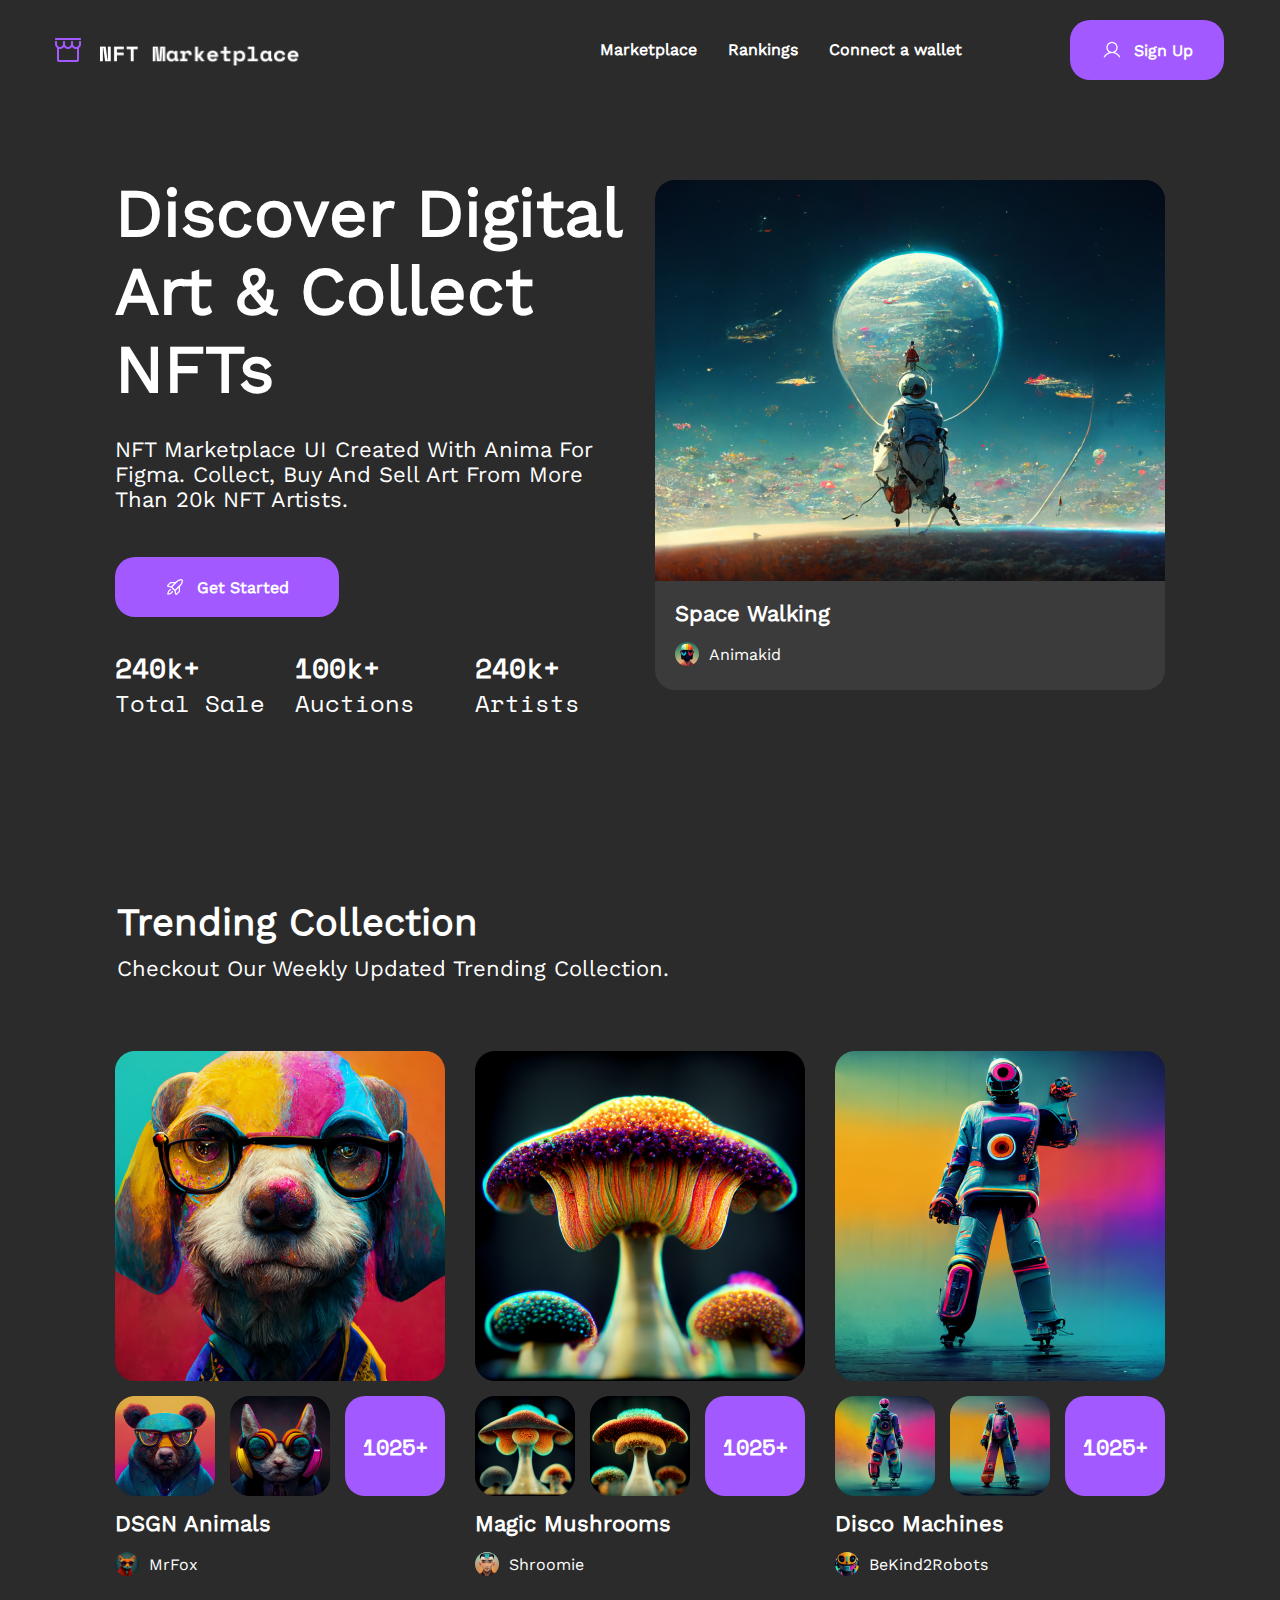
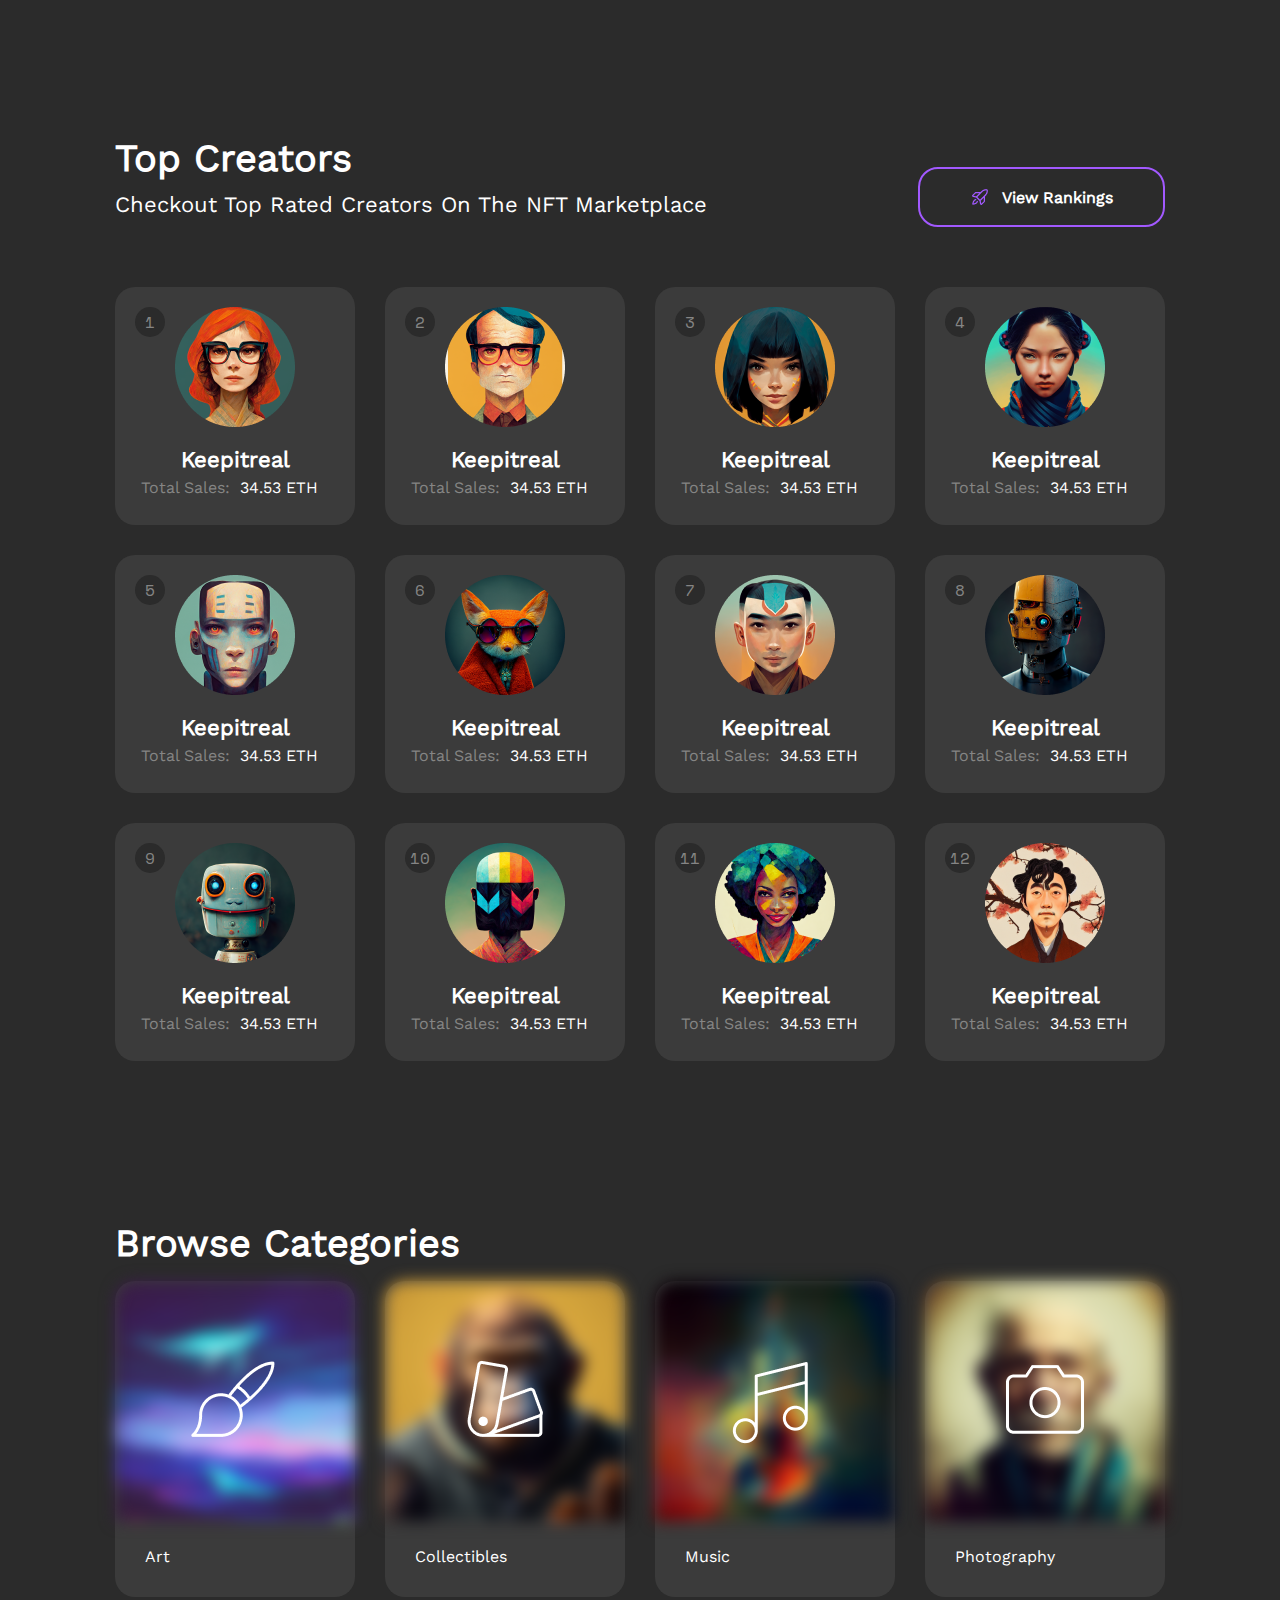
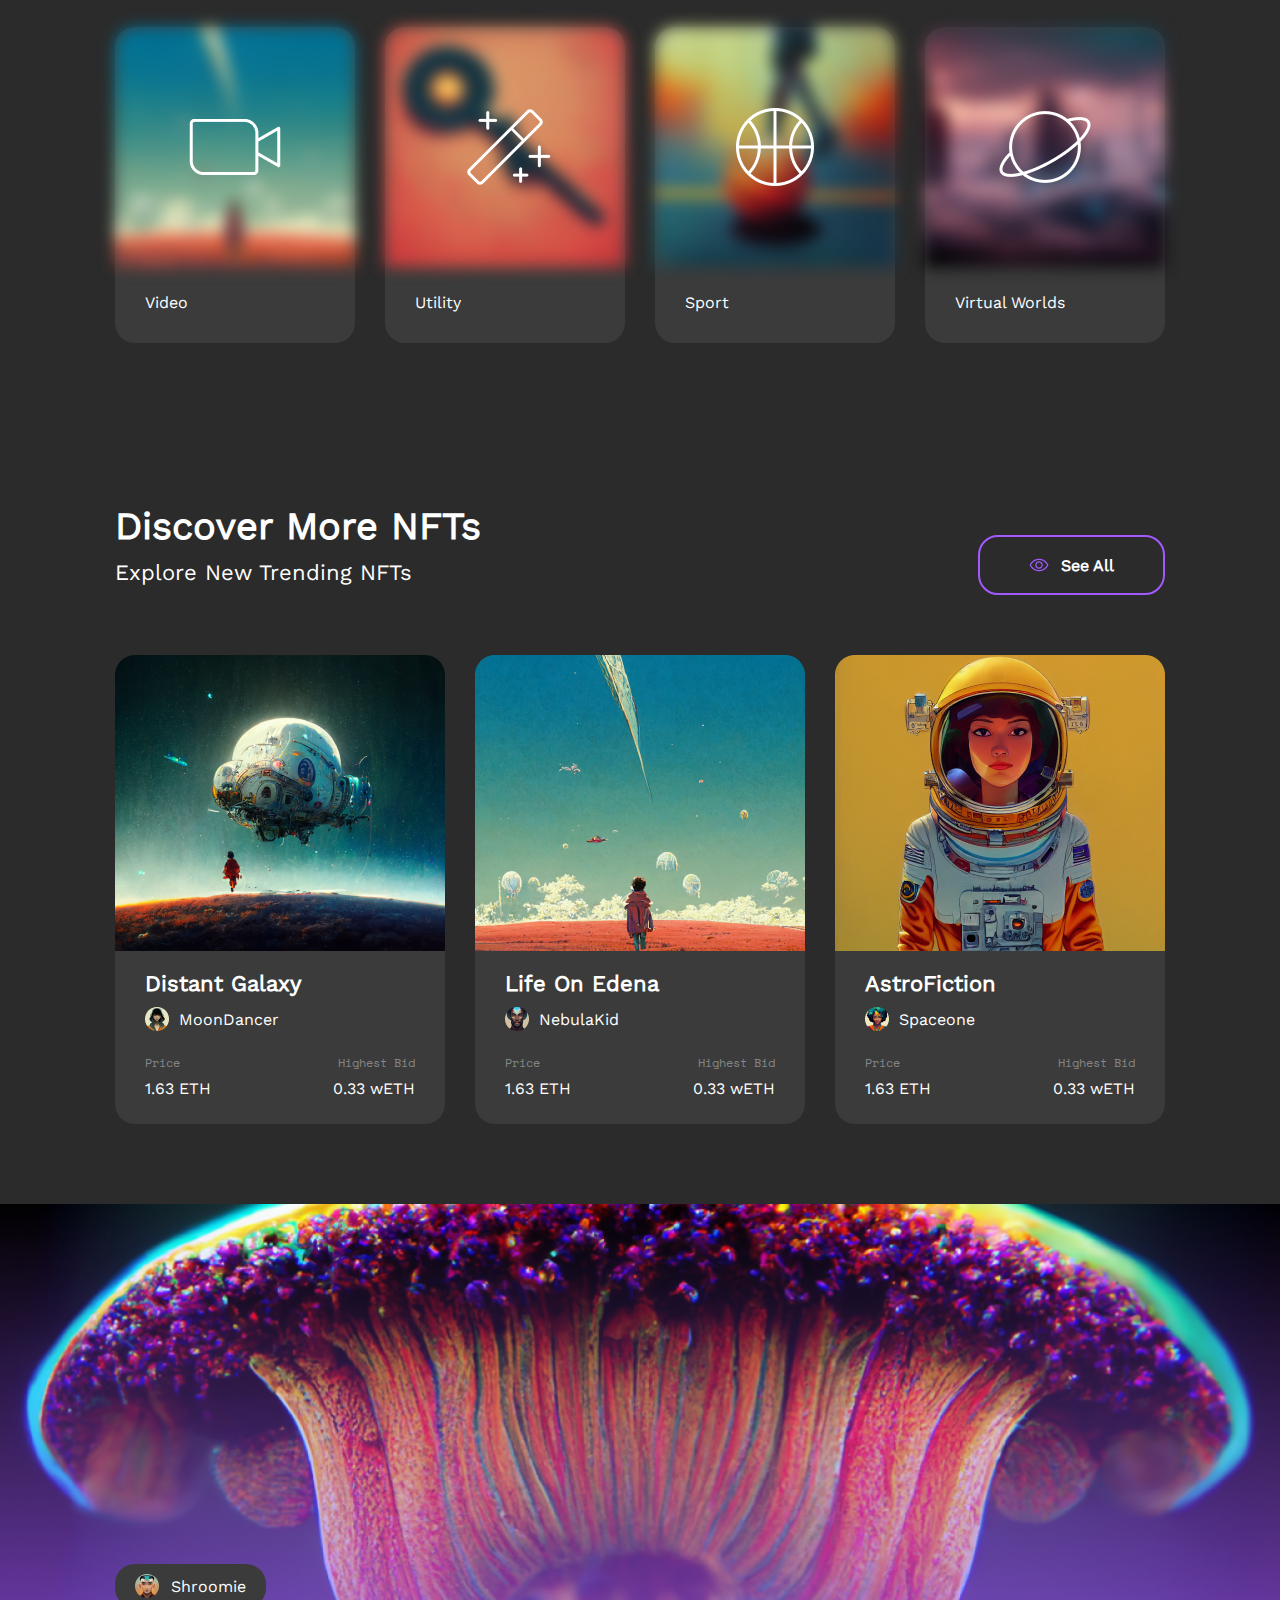
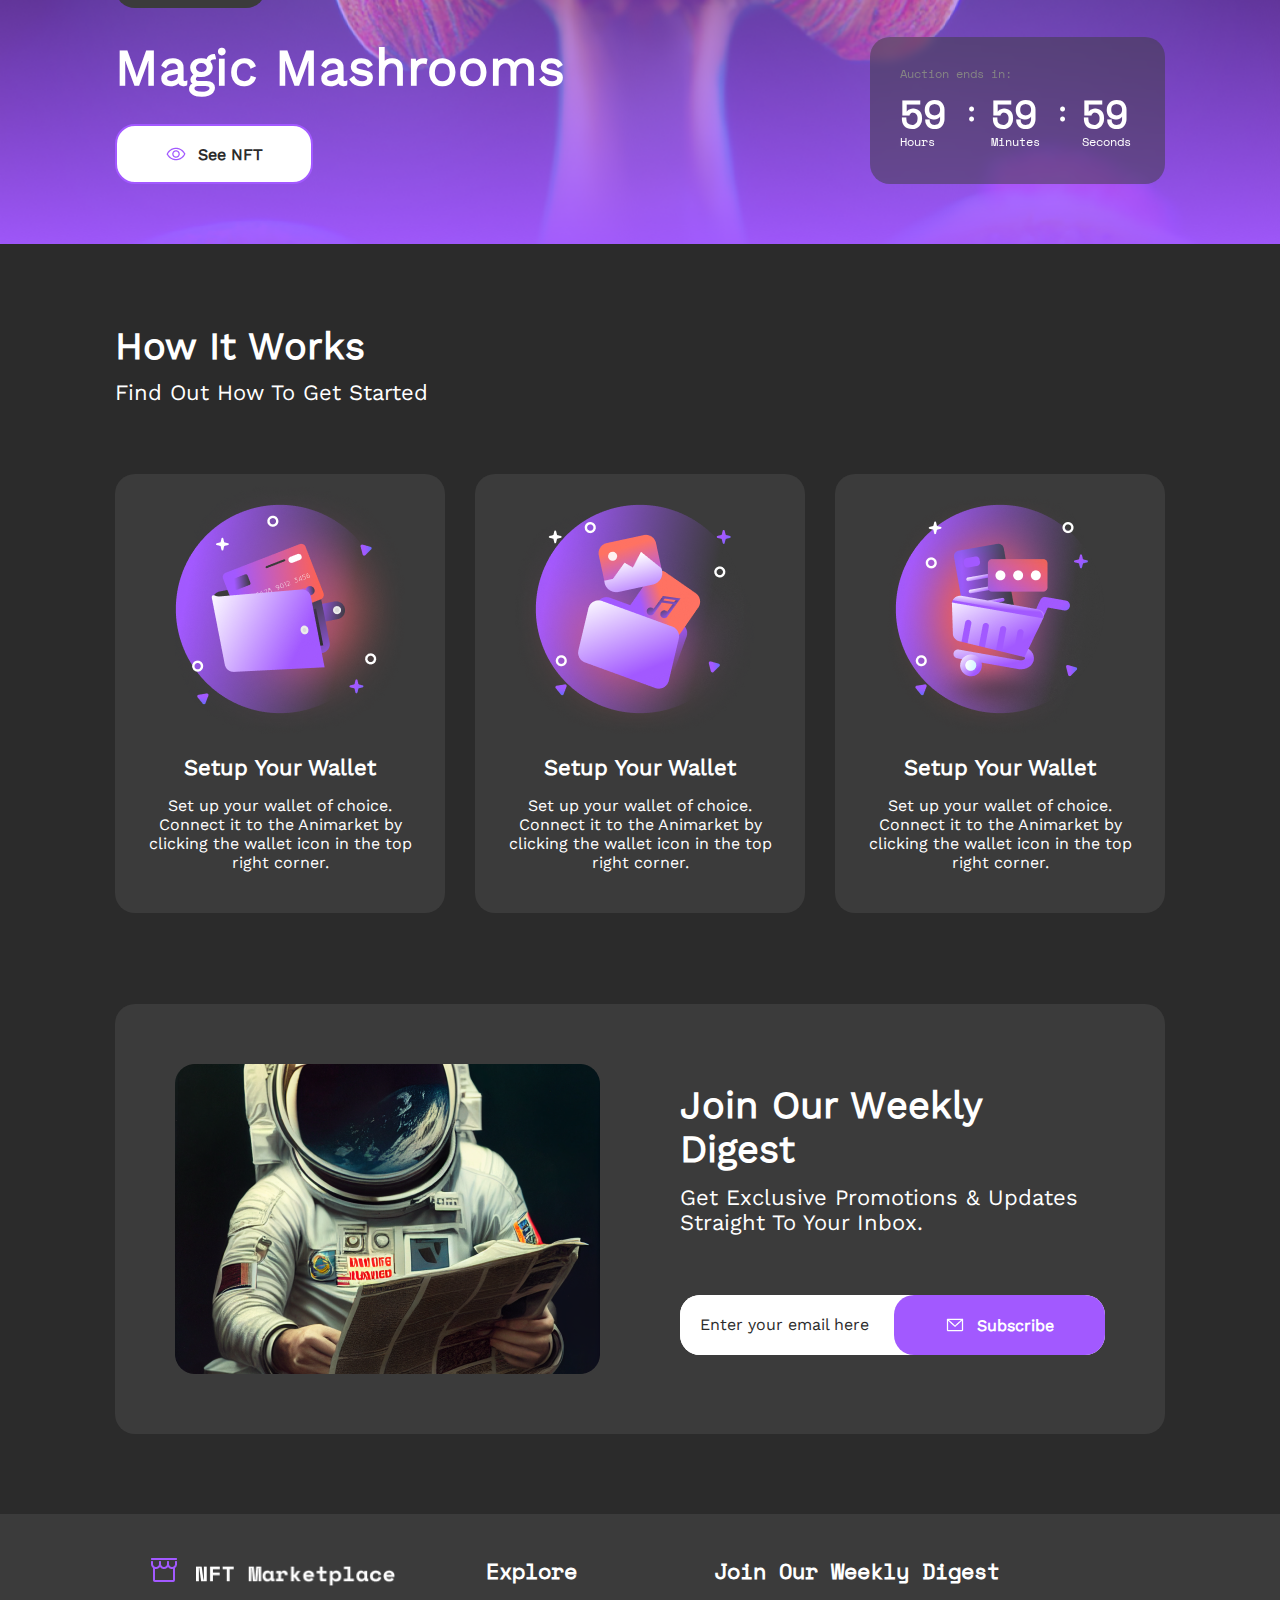
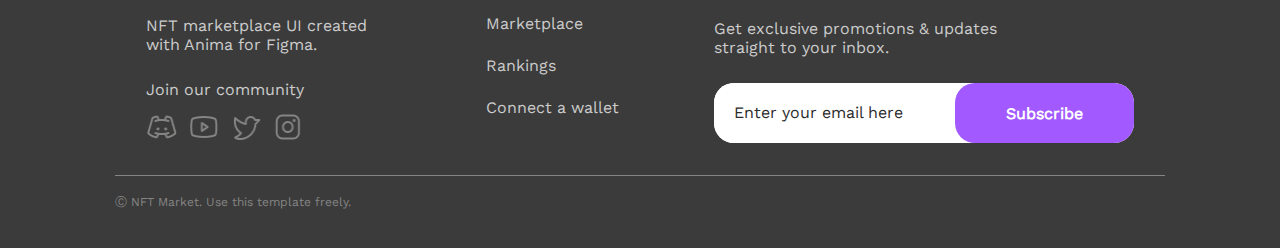
<file: index.html>
<!DOCTYPE html>
<html lang="en">
<head>
    <meta charset="UTF-8">
    <meta name="viewport" content="width=device-width, initial-scale=1.0">
    <link rel="stylesheet" href="style.css">
    <title>NFT design</title>
</head>
<body>
    <!--პირველი ბლოკი-->
    <div class="blok_1">
        <!--მენიუს ზოლი-->
        <a class="gverdis_linki_nft2" href="index.html">
            <div class="nav_logo">
                <img class="image_logo_1" src="image/Storefront.png" alt="Storefront">
                <img class="image_logo_2" src="image/NFT Marketplace.png" alt="NFT">
            </div>
        </a>
        <nav class="navbar_menu">
            <a href="#">Marketplace</a>
            <a href="#">Rankings</a>
            <a href="nft2.html">Connect a wallet</a>
            <div class="burger_menu"><img class="burger_image" src="image/Burger Menu.png" alt="burger_image"></div>
        </nav>
        <a class="gverdis_linki_nft2" href="nft2.html"><button class="sing_up" type="button"><img class="image_user" src="image/User.png" alt="User">Sign Up</button></a>
        <!--მენიუს ზოლის დასასრილი-->
    </div>
    <!--მეორე ბლოკი-->
    <div class="blok_2">
        <div class="section_1">
            <!--ტექსტები-->
            <div class="box_1">
                <div class="text_h1">
                    <h1 class="text_h1_style">Discover digital art & Collect NFTs</h1>
                </div>
                <div id="text_p" class="text_h1">
                   <p class="text_p_style">NFT marketplace UI created with Anima for Figma. Collect, buy and sell art from more than 20k NFT artists.</p>
                </div>
                <!--button ღილაკი Get Started-->
                <button id="get_started" class="sing_up" type="button"><img class="image_user" src="image/RocketLaunch.png" alt="RocketLaunch"> Get Started</button>
                <div class="section_2">
                    <div class="mini_box"><p class="mini_box_text">240k+</p></div>
                    <div class="mini_box"><p class="mini_box_text">100k+</p></div>
                    <div class="mini_box"><p class="mini_box_text">240k+</p></div>
                    <div class="mini_box"><p class="mini_box_text2">Total Sale</p></div>
                    <div class="mini_box"><p class="mini_box_text2">Auctions</p></div>
                    <div class="mini_box"><p class="mini_box_text2">Artists</p></div>
                </div>
            </div>
            <div class="box_1_copy">
                <!--მეორე ბლოკის სურათი-->
                <div class="image_charcho">
                    <img class="image_blok_2" src="image/Image Placeholder.png" alt="image Placeholder">
                </div>
                <div class="section_3">
                    <div class="text_space_walking">
                        <p class="text_space_walking_style"><a class="space_walking_link" href="artist.html">Space Walking</a></p>
                    </div>
                    <div class="animekid_box">
                        <img class="image_avatar" src="image/Avatar.png" alt="image_avatar">
                        <p class="text_animakid">Animakid</p>
                    </div>
                </div>
            </div>
            <button id="get_started_mobile" class="sing_up" type="button"><img class="image_user" src="image/RocketLaunch.png" alt="RocketLaunch">  Get Started</button>
            <div class="section_2_mobile">
                <div class="mini_box_mobile"><p class="mini_box_text">240k+</p></div>
                <div class="mini_box_mobile"><p class="mini_box_text">100k+</p></div>
                <div class="mini_box_mobile"><p class="mini_box_text">240k+</p></div>
                <div class="mini_box_mobile2"><p class="mini_box_text2">Total Sale</p></div>
                <div class="mini_box_mobile2"><p class="mini_box_text2">Auctions</p></div>
                <div class="mini_box_mobile2"><p class="mini_box_text2">Artists</p></div>
            </div>
        </div>
    </div>
    <!--მესამე ბლოკი-->
    <div class="blok_3">
        <!--სათაურები-->
        <div class="section_4">
            <p class="trending_collection">Trending Collection</p>
        </div>
        <div id="section_5" class="section_4">
            <p class="text_section5">Checkout our weekly updated trending collection.</p>
        </div>
        <!--სურათების ცხრილი (display: grid)-->
        <div class="section_6">
            <div class="charcho">
                <img class="big_image" src="image/Primary Photo Placeholder.png" alt="Primary">
            </div>
            <div id="charcho_del" class="charcho">
                <img class="big_image" src="image/Primary Photo Placeholder 2.png" alt="Primary 2">
            </div>
            <div id="charcho_del2" class="charcho">
                <img class="big_image" src="image/Primary Photo Placeholder 3.png" alt="Primary 3">
            </div>
            <div class="charcho_2">
                <img class="mini_image" src="image/Secondary Photo Placeholder (1).png" alt="Secondary 1">
                <img class="mini_image" src="image/Secondary Photo Placeholder.png" alt=" Secondary 2">
                <div class="mini_image_box">
                    <p class="mini_image_number">1025+</p>
                </div>
            </div>
            <div id="charcho_2_del" class="charcho_2">
                <img class="mini_image" src="image/Secondary Photo Placeholder 4.png" alt="Secondary 4">
                <img class="mini_image" src="image/Secondary Photo Placeholder 5.png" alt=" Secondary 5">
                <div class="mini_image_box">
                    <p class="mini_image_number">1025+</p>
                </div>
            </div>
            <div id="charcho_2_del2" class="charcho_2">
                <img class="mini_image" src="image/Secondary Photo Placeholder 6.png" alt="Secondary 6">
                <img class="mini_image" src="image/Secondary Photo Placeholder 7.png" alt=" Secondary 7">
                <div class="mini_image_box">
                    <p class="mini_image_number">1025+</p>
                </div>
            </div>
            <div class="charcho_3">
                <div class="text_space_walking">
                    <p class="text_space_walking_style">DSGN Animals</p>
                </div>
                <div class="animekid_box">
                    <img class="image_avatar" src="image/mini 1.png" alt="mini 1">
                    <p class="text_animakid">MrFox</p>
                </div>    
            </div>
            <div id="charcho_3_del" class="charcho_3">
                <div class="text_space_walking">
                    <p class="text_space_walking_style">Magic Mushrooms</p>
                </div>
                <div class="animekid_box">
                    <img class="image_avatar" src="image/mini 2.png" alt="mini 2">
                    <p class="text_animakid">Shroomie</p>
                </div>    
            </div>
            <div id="charcho_3_del2" class="charcho_3">
                <div class="text_space_walking">
                    <p class="text_space_walking_style">Disco Machines</p>
                </div>
                <div class="animekid_box">
                    <img class="image_avatar" src="image/mini 3.png" alt="mini 3">
                    <p class="text_animakid">BeKind2Robots</p>
                </div>    
            </div>
        </div>
    </div>
    <!--მეოთხე ბლოკი-->
    <div id="blok_4" class="blok_2">
        <div class="section_8">
            <div class="box_2">
                <div class="line_h1">
                    <h1 class="trending_collection">Top creators</h1>
                </div>
                <div class="line_paragraf">
                    <p class="text_section5">Checkout Top Rated Creators on the NFT Marketplace</p>
                </div>
            </div>
            <!--button ღილაკი View Rankings-->
            <button class="view_rankings"><img class="image_user" src="image/RocketLaunch 2.png" alt="RocketLaunch 2">View Rankings</button>
        </div>
        <!--სურათების ცხრილი (display: grid)-->
        <div class="section_9">
            <div class="charcho_5">
                <div class="box_3">
                    <div class="number_box">
                        <p class="number">1</p>
                    </div>
                    <img class="person_1" src="image/person 1.png" alt="person 1">
                </div>
                <div class="box_3_2">
                    <div class="name_box">
                        <p class="text_space_walking_style">Keepitreal</p>
                    </div>
                    <div id="box_4" class="box_3">
                        <div class="total_sales">
                            <p class="total_sales_style">Total Sales:</p>
                        </div>
                        <div class="total_sales">
                            <p class="text_animakid">34.53 ETH</p>
                        </div>
                    </div>
                </div>
            </div>
            <div class="charcho_5">
                <div class="box_3">
                    <div class="number_box">
                        <p class="number">2</p>
                    </div>
                    <img class="person_1" src="image/person 2.png" alt="person 1">
                </div>
                <div class="box_3_2">
                    <div class="name_box">
                        <p class="text_space_walking_style">Keepitreal</p>
                    </div>
                    <div id="box_4" class="box_3">
                        <div class="total_sales">
                            <p class="total_sales_style">Total Sales:</p>
                        </div>
                        <div class="total_sales">
                            <p class="text_animakid">34.53 ETH</p>
                        </div>
                    </div>
                </div>
            </div>
            <div class="charcho_5">
                <div class="box_3">
                    <div class="number_box">
                        <p class="number">3</p>
                    </div>
                    <img class="person_1" src="image/person 3.png" alt="person 1">
                </div>
                <div class="box_3_2">
                    <div class="name_box">
                        <p class="text_space_walking_style">Keepitreal</p>
                    </div>
                    <div id="box_4" class="box_3">
                        <div class="total_sales">
                            <p class="total_sales_style">Total Sales:</p>
                        </div>
                        <div class="total_sales">
                            <p class="text_animakid">34.53 ETH</p>
                        </div>
                    </div>
                </div>
            </div>
            <div class="charcho_5">
                <div class="box_3">
                    <div class="number_box">
                        <p class="number">4</p>
                    </div>
                    <img class="person_1" src="image/person 4.png" alt="person 1">
                </div>
                <div class="box_3_2">
                    <div class="name_box">
                        <p class="text_space_walking_style">Keepitreal</p>
                    </div>
                    <div id="box_4" class="box_3">
                        <div class="total_sales">
                            <p class="total_sales_style">Total Sales:</p>
                        </div>
                        <div class="total_sales">
                            <p class="text_animakid">34.53 ETH</p>
                        </div>
                    </div>
                </div>
            </div>
            <div class="charcho_5">
                <div class="box_3">
                    <div class="number_box">
                        <p class="number">5</p>
                    </div>
                    <img class="person_1" src="image/person 5.png" alt="person 1">
                </div>
                <div class="box_3_2">
                    <div class="name_box">
                        <p class="text_space_walking_style">Keepitreal</p>
                    </div>
                    <div id="box_4" class="box_3">
                        <div class="total_sales">
                            <p class="total_sales_style">Total Sales:</p>
                        </div>
                        <div class="total_sales">
                            <p class="text_animakid">34.53 ETH</p>
                        </div>
                    </div>
                </div>
            </div>
            <div id="charcho_51" class="charcho_5">
                <div class="box_3">
                    <div class="number_box">
                        <p class="number">6</p>
                    </div>
                    <img class="person_1" src="image/person 6.png" alt="person 1">
                </div>
                <div class="box_3_2">
                    <div class="name_box">
                        <p class="text_space_walking_style">Keepitreal</p>
                    </div>
                    <div id="box_4" class="box_3">
                        <div class="total_sales">
                            <p class="total_sales_style">Total Sales:</p>
                        </div>
                        <div class="total_sales">
                            <p class="text_animakid">34.53 ETH</p>
                        </div>
                    </div>
                </div>
            </div>
            <div id="charcho_52" class="charcho_5">
                <div class="box_3">
                    <div class="number_box">
                        <p class="number">7</p>
                    </div>
                    <img class="person_1" src="image/person 7.png" alt="person 1">
                </div>
                <div class="box_3_2">
                    <div class="name_box">
                        <p class="text_space_walking_style">Keepitreal</p>
                    </div>
                    <div id="box_4" class="box_3">
                        <div class="total_sales">
                            <p class="total_sales_style">Total Sales:</p>
                        </div>
                        <div class="total_sales">
                            <p class="text_animakid">34.53 ETH</p>
                        </div>
                    </div>
                </div>
            </div>
            <div id="charcho_53" class="charcho_5">
                <div class="box_3">
                    <div class="number_box">
                        <p class="number">8</p>
                    </div>
                    <img class="person_1" src="image/person 8.png" alt="person 1">
                </div>
                <div class="box_3_2">
                    <div class="name_box">
                        <p class="text_space_walking_style">Keepitreal</p>
                    </div>
                    <div id="box_4" class="box_3">
                        <div class="total_sales">
                            <p class="total_sales_style">Total Sales:</p>
                        </div>
                        <div class="total_sales">
                            <p class="text_animakid">34.53 ETH</p>
                        </div>
                    </div>
                </div>
            </div>
            <div id="charcho_54" class="charcho_5">
                <div class="box_3">
                    <div class="number_box">
                        <p class="number">9</p>
                    </div>
                    <img class="person_1" src="image/person 9.png" alt="person 1">
                </div>
                <div class="box_3_2">
                    <div class="name_box">
                        <p class="text_space_walking_style">Keepitreal</p>
                    </div>
                    <div id="box_4" class="box_3">
                        <div class="total_sales">
                            <p class="total_sales_style">Total Sales:</p>
                        </div>
                        <div class="total_sales">
                            <p class="text_animakid">34.53 ETH</p>
                        </div>
                    </div>
                </div>
            </div>
            <div id="charcho_55" class="charcho_5">
                <div class="box_3">
                    <div class="number_box">
                        <p class="number">10</p>
                    </div>
                    <img class="person_1" src="image/person 10.png" alt="person 1">
                </div>
                <div class="box_3_2">
                    <div class="name_box">
                        <p class="text_space_walking_style">Keepitreal</p>
                    </div>
                    <div id="box_4" class="box_3">
                        <div class="total_sales">
                            <p class="total_sales_style">Total Sales:</p>
                        </div>
                        <div class="total_sales">
                            <p class="text_animakid">34.53 ETH</p>
                        </div>
                    </div>
                </div>
            </div>
            <div id="charcho_56" class="charcho_5">
                <div class="box_3">
                    <div class="number_box">
                        <p class="number">11</p>
                    </div>
                    <img class="person_1" src="image/person 11.png" alt="person 1">
                </div>
                <div class="box_3_2">
                    <div class="name_box">
                        <p class="text_space_walking_style">Keepitreal</p>
                    </div>
                    <div id="box_4" class="box_3">
                        <div class="total_sales">
                            <p class="total_sales_style">Total Sales:</p>
                        </div>
                        <div class="total_sales">
                            <p class="text_animakid">34.53 ETH</p>
                        </div>
                    </div>
                </div>
            </div>
            <div id="charcho_57" class="charcho_5">
                <div class="box_3">
                    <div class="number_box">
                        <p class="number">12</p>
                    </div>
                    <img class="person_1" src="image/person 12.png" alt="person 1">
                </div>
                <div class="box_3_2">
                    <div class="name_box">
                        <p class="text_space_walking_style">Keepitreal</p>
                    </div>
                    <div id="box_4" class="box_3">
                        <div class="total_sales">
                            <p class="total_sales_style">Total Sales:</p>
                        </div>
                        <div class="total_sales">
                            <p class="text_animakid">34.53 ETH</p>
                        </div>
                    </div>
                </div>
            </div>
        </div>
        <button class="mobile"><img class="image_user" src="image/RocketLaunch 2.png" alt="RocketLaunch 2">  View Rankings
        </button>
    </div>
    <!--მეხუთე ბლოკი-->
    <div id="blok_5" class="blok_2">
        <div id="browse_categories" class="section_4">
            <p class="trending_collection">browse categories</p>
        </div>
        <!--სურათების ცხრილი (display: grid)-->
        <div id="section_10" class="section_9">
            <div class="charcho_6">
                <div class="box_5">
                    <img class="image_foni" src="image/foni 1.png" alt="image_foni 1">
                    <img class="image_box_5" src="image/PaintBrush.png" alt="paint_image">
                </div>
                <div class="line_text">
                    <p class="text_animakid">Art</p>
                </div>
            </div>
            <div class="charcho_6">
                <div class="box_5">
                    <img class="image_foni" src="image/foni 2.png" alt="image_foni 2">
                    <img class="image_box_5" src="image/Swatches.png" alt="paint_image">
                </div>
                <div class="line_text">
                    <p class="text_animakid">Collectibles</p>
                </div>
            </div>
            <div class="charcho_6">
                <div class="box_5">
                    <img class="image_foni" src="image/foni 3.png" alt="image_foni 2">
                    <img class="image_box_5" src="image/MusicNotes.png" alt="paint_image">
                </div>
                <div class="line_text">
                    <p class="text_animakid">Music</p>
                </div>
            </div>
            <div class="charcho_6">
                <div class="box_5">
                    <img class="image_foni" src="image/foni 5.png" alt="image_foni 2">
                    <img class="image_box_5" src="image/Camera.png" alt="paint_image">
                </div>
                <div class="line_text">
                    <p class="text_animakid">Photography</p>
                </div>
            </div>
            <div class="charcho_6">
                <div class="box_5">
                    <img class="image_foni" src="image/foni 6.png" alt="image_foni 2">
                    <img class="image_box_5" src="image/VideoCamera.png" alt="paint_image">
                </div>
                <div class="line_text">
                    <p class="text_animakid">Video</p>
                </div>
            </div>
            <div class="charcho_6">
                <div class="box_5">
                    <img class="image_foni" src="image/foni 7.png" alt="image_foni 2">
                    <img class="image_box_5" src="image/MagicWand.png" alt="paint_image">
                </div>
                <div class="line_text">
                    <p class="text_animakid">Utility</p>
                </div>
            </div>
            <div class="charcho_6">
                <div class="box_5">
                    <img class="image_foni" src="image/foni 8.png" alt="image_foni 2">
                    <img class="image_box_5" src="image/Basketball.png" alt="paint_image">
                </div>
                <div class="line_text">
                    <p class="text_animakid">Sport</p>
                </div>
            </div>
            <div class="charcho_6">
                <div class="box_5">
                    <img class="image_foni" src="image/foni 9.png" alt="image_foni 2">
                    <img class="image_box_5" src="image/Planet.png" alt="paint_image">
                </div>
                <div class="line_text">
                    <p class="text_animakid">Virtual Worlds</p>
                </div>
            </div>
        </div>
    </div>
    <!--მეექვსე ბლოკი-->
    <div id="blok_6" class="blok_2">
        <!--სათაურები-->
        <div class="section_8">
            <div id="box_6" class="box_2">
                <div class="line_h1">
                    <h1 class="trending_collection">Discover More NFTs</h1>
                </div>
                <div class="line_paragraf">
                    <p class="text_section5">Explore new trending NFTs</p>
                </div>
            </div>
            <!--button ღილაკი See All-->
            <button id="see_all" class="view_rankings"><img class="image_user" src="image/Eye.png" alt="RocketLaunch 2">See All</button>
        </div>
        <!--სამი სექციის ჩარჩო-->
        <div class="section_11">
            <!--პირველი-->
            <div class="box_7">
                <div class="line_1">
                    <img class="image_section_11" src="image/image 10.png" alt="image 10">
                </div>
                <div class="line_2">
                    <div class="text_space_walking">
                        <p class="text_space_walking_style">Distant Galaxy</p>
                    </div>
                    <div id="animekid_box2" class="animekid_box">
                        <img class="image_avatar" src="image/mini 10.png" alt="mini 10">
                        <p class="text_animakid">MoonDancer</p>
                    </div>
                    <div class="line_3">
                        <div class="information_line_box7">
                            <div class="price">
                                <p class="price_style">Price</p>
                            </div> 
                            <div class="price_2">
                                <p class="text_animakid">1.63 ETH</p>
                            </div>
                        </div>
                        <div class="information_line_box7_2">
                            <div class="price_3">
                                <p class="price_style">Highest Bid</p>
                            </div> 
                            <div class="price_4">
                                <p class="text_animakid">0.33 wETH</p>
                            </div>
                        </div>    
                    </div>    
                </div>
            </div>
            <!--მეორე-->
            <div class="box_7">
                <div class="line_1">
                    <img class="image_section_11" src="image/image 11.png" alt="image 11">
                </div>
                <div class="line_2">
                    <div class="text_space_walking">
                        <p class="text_space_walking_style">Life On Edena</p>
                    </div>
                    <div id="animekid_box2" class="animekid_box">
                        <img class="image_avatar" src="image/mini 11.png" alt="mini 1">
                        <p class="text_animakid">NebulaKid</p>
                    </div>
                    <div class="line_3">
                        <div class="information_line_box7">
                            <div class="price">
                                <p class="price_style">Price</p>
                            </div> 
                            <div class="price_2">
                                <p class="text_animakid">1.63 ETH</p>
                            </div>
                        </div>
                        <div class="information_line_box7_2">
                            <div class="price_3">
                                <p class="price_style">Highest Bid</p>
                            </div> 
                            <div class="price_4">
                                <p class="text_animakid">0.33 wETH</p>
                            </div>
                        </div>    
                    </div>    
                </div>
            </div>
            <!--მესამე-->
            <div class="box_7">
                <div class="line_1">
                    <img class="image_section_11" src="image/image 12.png" alt="image 12">
                </div>
                <div class="line_2">
                    <div class="text_space_walking">
                        <p class="text_space_walking_style">AstroFiction</p>
                    </div>
                    <div id="animekid_box2" class="animekid_box">
                        <img class="image_avatar" src="image/mini 12.png" alt="mini 12">
                        <p class="text_animakid">Spaceone</p>
                    </div>
                    <div class="line_3">
                        <div class="information_line_box7">
                            <div class="price">
                                <p class="price_style">Price</p>
                            </div> 
                            <div class="price_2">
                                <p class="text_animakid">1.63 ETH</p>
                            </div>
                        </div>
                        <div class="information_line_box7_2">
                            <div class="price_3">
                                <p class="price_style">Highest Bid</p>
                            </div> 
                            <div class="price_4">
                                <p class="text_animakid">0.33 wETH</p>
                            </div>
                        </div>    
                    </div>    
                </div>
            </div>
        </div>
        <button class="see_all_mobile"><img class="image_user" src="image/Eye.png" alt="RocketLaunch 2">See All</button>
    </div>
    <!--მერვე ბლოკი-->
    <div class="blok_8_charcho">
        <div class="blok_8">
            <!--სურათი გაწერილი ბეგრაუნდზე-->
            <div class="section_12">
                <!--მეერვე ბლოკის ინფორმაცია-->
                <div class="box_8">
                    <button class="Shroomie" type="button"><img class="image_avatar" src="image/mini 2.png" alt="mini 2"> Shroomie</button>
                    <div class="line_4">
                        <h1 class="magic_text">Magic Mashrooms</h1>
                    </div>
                    <button id="see_nft" class="view_rankings"><img class="image_user" src="image/Eye.png" alt="RocketLaunch 2">See NFT</button>
                </div>
                <div class="box_9">
                    <div id="auction_time" class="price">
                        <p class="price_style">Auction ends in:</p>
                    </div>
                    <div class="time_box">
                        <div class="time_number">
                            <div class="number_59">
                                <p class="number_59_style">59</p>
                            </div>
                            <div class="hours">
                                <p class="hours_style">Hours</p>
                            </div>
                        </div>
                        <div class="orwertili">
                            <p class="orwertili_style">:</p>
                        </div>
                        <div class="time_number">
                            <div class="number_59">
                                <p class="number_59_style">59</p>
                            </div>
                            <div class="hours">
                                <p class="hours_style">Minutes</p>
                            </div>
                        </div>
                        <div class="orwertili">
                            <p class="orwertili_style">:</p>
                        </div>
                        <div class="time_number">
                            <div class="number_59">
                                <p class="number_59_style">59</p>
                            </div>
                            <div class="hours">
                                <p class="hours_style">Seconds</p>
                            </div>
                        </div>
                    </div>
                </div>
                <button id="see_nft_mobile" class="view_rankings"><img class="image_user" src="image/Eye.png" alt="RocketLaunch 2">See NFT</button>
            </div>
        </div>
    </div>
    <!--მეცხრე ბლოკი-->
    <div id="blok_9" class="blok_2">
        <!--სათაურები-->
        <div id="section_13" class="section_4">
            <p class="trending_collection">How it works</p>
        </div>
        <div id="section_14" class="section_4">
            <p class="text_section5">Find out how to get started</p>
        </div>
        <!--სამი სექციის ჩარჩო-->
        <div id="section_15" class="section_11">
            <div class="box_10">
                <img class="image_icon" src="image/Icon 5.png" alt="image_icon">
                <div class="text_charcho">
                    <div class="text_box">
                        <p id="style_mobile" class="text_space_walking_style">Setup Your wallet</p>
                    </div>
                    <div class="text_box_2">
                        <p id="text_mobile2_1" class="text_animakid">Set up your wallet of choice. Connect it to the Animarket by clicking the wallet icon in the top right corner.</p>
                    </div>
                </div>
            </div>
            <div class="box_10">
                <img class="image_icon" src="image/Icon 6.png" alt="image_icon 6">
                <div class="text_charcho">
                    <div class="text_box">
                        <p id="style_mobile2" class="text_space_walking_style">Setup Your wallet</p>
                    </div>
                    <div class="text_box_2">
                        <p id="text_mobile2_2" class="text_animakid">Set up your wallet of choice. Connect it to the Animarket by clicking the wallet icon in the top right corner.</p>
                    </div>
                </div>
            </div>
            <div class="box_10">
                <img class="image_icon" src="image/Icon 7.png" alt="image_icon">
                <div class="text_charcho">
                    <div class="text_box">
                        <p id="style_mobile3" class="text_space_walking_style">Setup Your wallet</p>
                    </div>
                    <div class="text_box_2">
                        <p id="text_mobile2_3" class="text_animakid">Set up your wallet of choice. Connect it to the Animarket by clicking the wallet icon in the top right corner.</p>
                    </div>
                </div>
            </div>
        </div>
    </div>
    <!--მეათე ბლოკი-->
    <div class="blok_10">
        <div class="section_16_charcho">
            <div class="section_16">
                <img class="image_cosmo" src="image/Photo cos.png" alt="foto cos">
                <div class="box_11">
                    <div class="line_5">
                        <p class="trending_collection">Join our weekly digest</p>
                    </div>
                    <div class="line_6">
                        <p class="text_section5">Get exclusive promotions & updates straight to your inbox.</p>
                    </div>
                    <div class="line_7">
                        <input class="input_1" type="email" placeholder="Enter your email here">
                        <button id="subscrible" class="sing_up" type="button"><img class="image_user" src="image/EnvelopeSimple.png" alt="User">Subscribe</button>
                    </div>
                </div>
            </div>
        </div>
    </div>
    <!--მეთერთმეტე ბლოკი-->
    <div class="blok_11_charcho">
        <div class="blok_11">
            <div class="section_17">
                <div class="box_12">
                    <a class="mtavari_gverdis_linki" href="index.html">
                        <div id="nav_logo_2" class="nav_logo">
                            <img id="image_logo_3" class="image_logo_1" src="image/Storefront.png" alt="Storefront">
                            <img id="image_logo_4" class="image_logo_2" src="image/NFT Marketplace.png" alt="NFT">
                        </div>
                    </a>
                    <div class="line_8">
                        <p class="line_8_style">NFT marketplace UI created with Anima for Figma.</p>
                    </div>
                    <div id="line_9" class="line_8">
                        <p class="line_8_style">Join our community</p>
                    </div>
                    <div class="line_10">
                        <img class="logo_soc" src="image/DiscordLogo.png" alt="DiscordLogo">
                        <img class="logo_soc" src="image/YoutubeLogo.png" alt="YoutubeLogo">
                        <img class="logo_soc" src="image/TwitterLogo.png" alt="TwitterLogo">
                        <img class="logo_soc" src="image/InstagramLogo.png" alt="InstagramLogo">
                    </div>
                </div>
                <div class="box_13">
                    <div class="explore_box">
                        <p class="explore_style">Explore</p>
                    </div>
                    <div class="marketplace">
                        <p class="line_8_style">Marketplace</p>
                    </div>
                    <div class="rankings">
                        <p class="line_8_style">Rankings</p>
                    </div>
                    <div class="rankings">
                        <p class="line_8_style">Connect a wallet</p>
                    </div>
                </div>
                <div class="box_14">
                    <div id="join_our" class="explore_box">
                        <p class="explore_style">Join our weekly digest</p>
                    </div>
                    <div id="text_box_14" class="line_8">
                        <p class="line_8_style">Get exclusive promotions & updates straight to your inbox.</p>
                    </div>
                    <div id="line_11" class="line_7">
                        <input id="input_2" class="input_1" type="email" placeholder="Enter your email here">
                        <button id="subscrible_2" class="sing_up" type="button">Subscribe</button>
                        <button id="subscrible_mobile" class="sing_up" type="button"><img class="image_user" src="image/EnvelopeSimple.png" alt="User">Subscribe</button>
                    </div>
                </div>
            </div>
            <div class="section_18">
                <div class="section_18_text">
                    <p class="section_18_text_style">Ⓒ NFT Market. Use this template freely.</p>
                </div>
            </div>
        </div>
    </div>
</body>
</html>
</file>
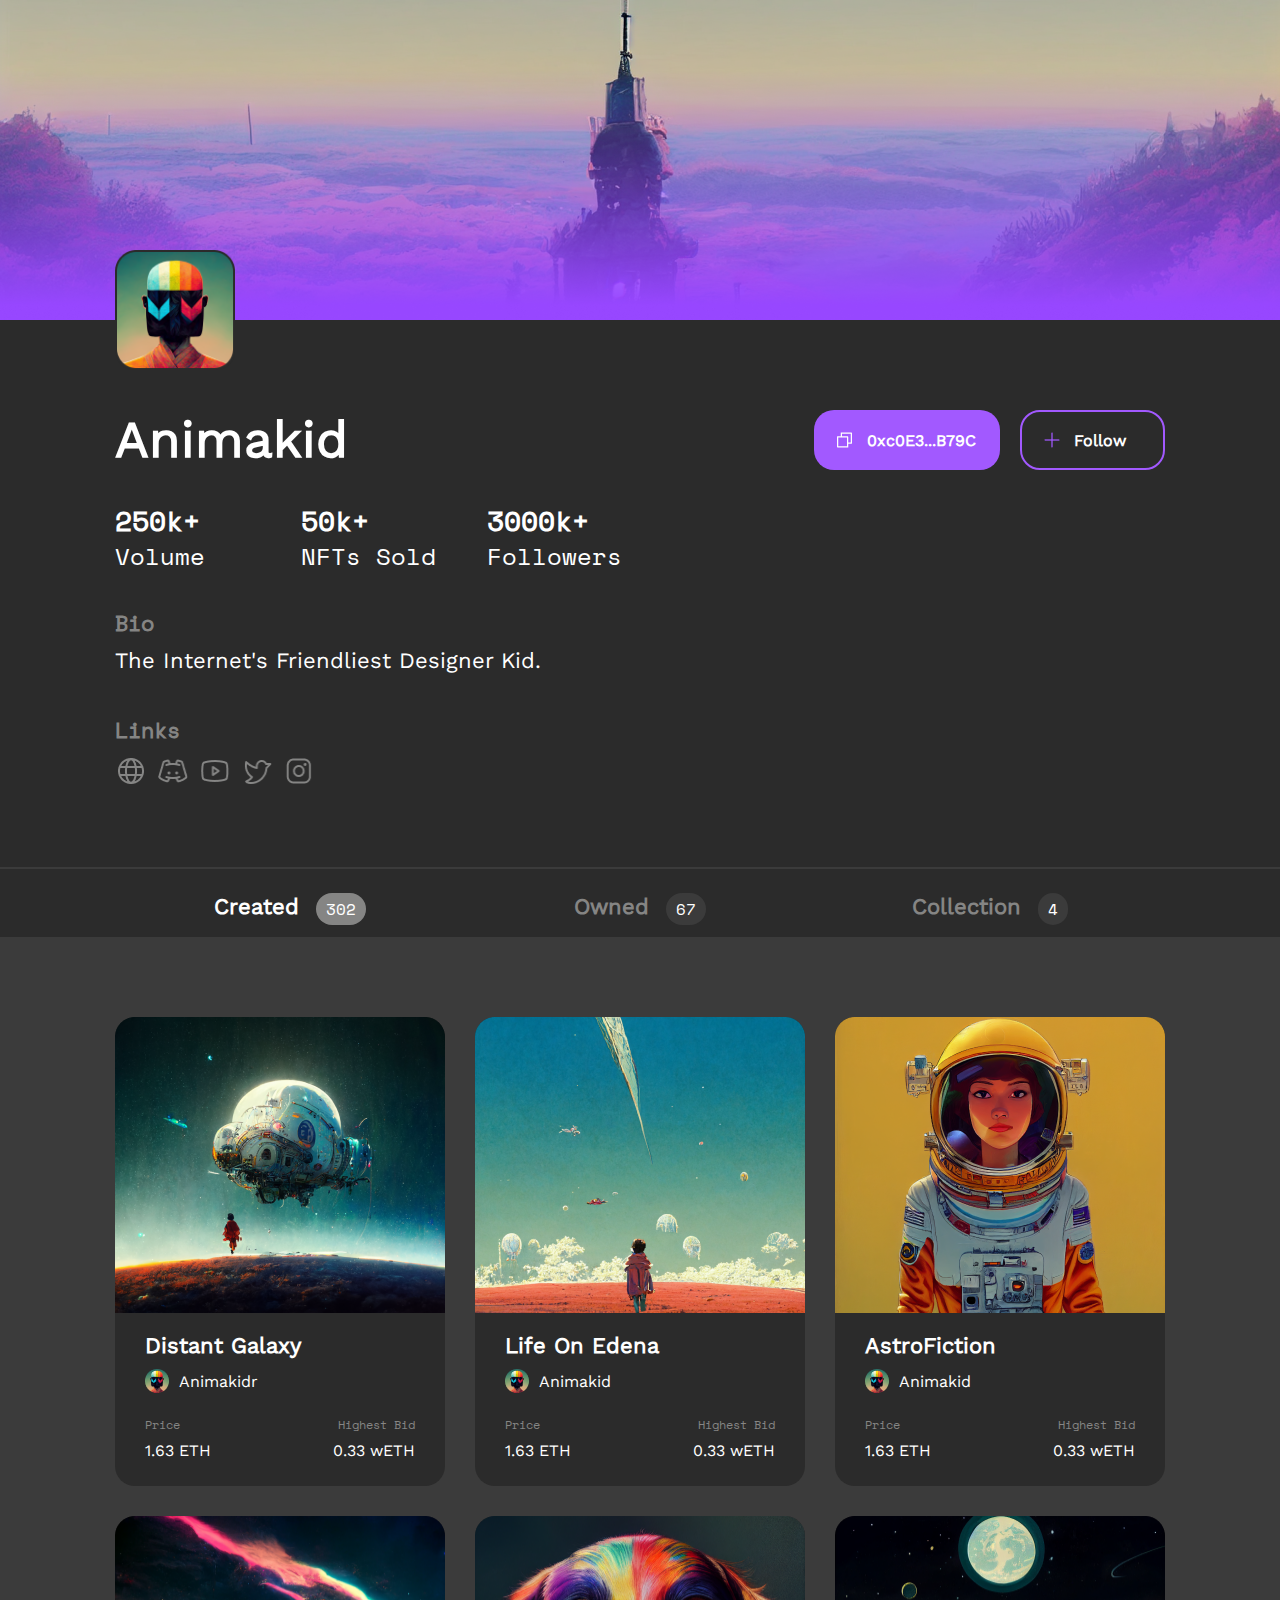
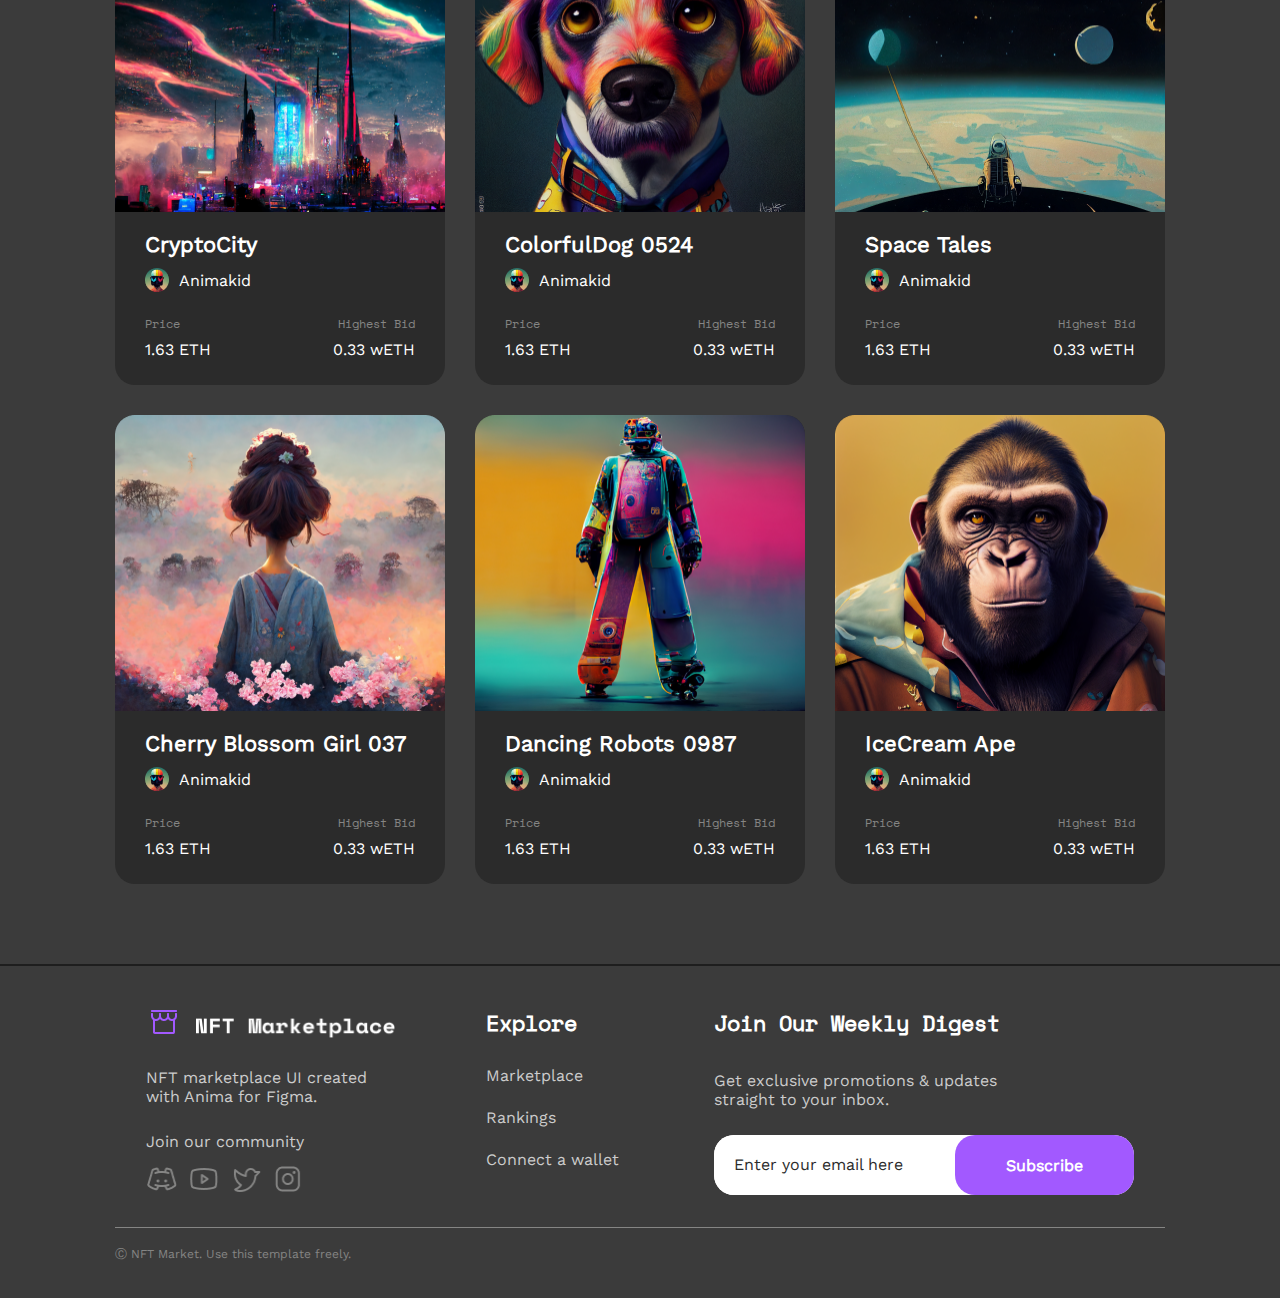
<file: artist.html>
<!DOCTYPE html>
<html lang="en">
<head>
    <meta charset="UTF-8">
    <meta name="viewport" content="width=device-width, initial-scale=1.0">
    <link rel="stylesheet" href="style.css">
    <title>artist page</title>
</head>
<body>
    <div id="artist_mobile" class="blok_1">
        <!--მენიუს ზოლი-->
        <a class="gverdis_linki_nft2" href="index.html">
            <div class="nav_logo">
                <img class="image_logo_1" src="image/Storefront.png" alt="Storefront">
                <img class="image_logo_2" src="image/NFT Marketplace.png" alt="NFT">
            </div>
        </a>
        <nav class="navbar_menu">
            <a href="#">Marketplace</a>
            <a href="#">Rankings</a>
            <a href="#">Connect a wallet</a>
            <div class="burger_menu"><img class="burger_image" src="image/Burger Menu.png" alt="burger_image"></div>
        </nav>
        <a class="gverdis_linki_nft2" href="nft2.html"><button class="sing_up" type="button"><img class="image_user" src="image/User.png" alt="User">Sign Up</button></a>
        <!--მენიუს ზოლის დასასრილი-->
    </div>
    <div class="artist_blok_1">
        <img class="artist_image1" src="image/artist page - image1.png" alt="artist page/image1">
    </div>
    <div class="artist_blok_2">
        <div class="artist_box_1">
            <div class="artist_section_1">
                <div class="artist_animakid">
                    <p class="animakid_style">Animakid</p>
                </div>
                <div class="artist_follow_charcho">
                    <button class="artist_button1" type="button"><img class="artist_image2" src="image/Copy.png" alt="artist_image2">0xc0E3...B79C</button>
                    <button id="artist_button2" class="artist_button1" type="button"><img class="artist_image3" src="image/Plus.png" alt="artist_image3">Follow</button>
                </div>
            </div>
            <div class="artist_section_2">
                <div class="artist_mini_box"><p class="mini_box_text">250k+</p></div>
                <div class="artist_mini_box"><p class="mini_box_text">50k+</p></div>
                <div class="artist_mini_box"><p class="mini_box_text">3000k+</p></div>
                <div class="artist_mini_box"><p class="mini_box_text2">Volume</p></div>
                <div class="artist_mini_box"><p class="mini_box_text2">NFTs Sold</p></div>
                <div class="artist_mini_box"><p class="mini_box_text2">Followers</p></div>
            </div>
            <div class="artist_section_3">
                <p class="bio_style">Bio</p>
            </div>
            <div id="artist_section_4" class="artist_section_3">
                <p class="text_section5">The internet's friendliest designer kid.</p>
            </div>
            <div id="artist_section_5" class="artist_section_3">
                <p class="bio_style">Links</p>
            </div>
            <div id="artist_section_6" class="line_10">
                <img class="artist_logo" src="image/Globe.png" alt="DiscordLogo">
                <img class="artist_logo" src="image/DiscordLogo.png" alt="DiscordLogo">
                <img class="artist_logo" src="image/YoutubeLogo.png" alt="YoutubeLogo">
                <img class="artist_logo" src="image/TwitterLogo.png" alt="TwitterLogo">
                <img class="artist_logo" src="image/InstagramLogo.png" alt="InstagramLogo">
            </div>
        </div>
    </div>
    <div class="artist_blok_3">
        <div class="artist_section_7">
            <div class="artist_created">
                <p id="artist_created_style" class="text_space_walking_style">Created</p>
            </div>
            <div class="artist_created_plus">
                <p class="style_created_plus">302</p>
            </div>
        </div>
        <div class="artist_section_7">
            <div id="artist_owned" class="artist_created">
                <p id="artist_owned_style" class="text_space_walking_style">owned</p>
            </div>
            <div id="artist_created_plus2" class="artist_created_plus">
                <p class="style_created_plus">67</p>
            </div>
        </div>
        <div class="artist_section_7">
            <div id="artist_collection" class="artist_created">
                <p id="artist_collection_style" class="text_space_walking_style">Collection</p>
            </div>
            <div id="artist_created_plus3" class="artist_created_plus">
                <p class="style_created_plus">4</p>
            </div>
        </div>
    </div>
    <div class="artist_blok_4_charcho">
        <div class="artist_blok_4">
            <div class="artist_charcho">
                <div class="line_1">
                    <img class="image_section_11" src="image/image 10.png" alt="image 10">
                </div>
                <div class="line_2">
                    <div class="text_space_walking">
                        <p class="text_space_walking_style">Distant Galaxy</p>
                    </div>
                    <div id="animekid_box2" class="animekid_box">
                        <img class="image_avatar" src="image/artist_avatar.png" alt="mini 10">
                        <p class="text_animakid">Animakidr</p>
                    </div>
                    <div class="line_3">
                        <div class="information_line_box7">
                            <div class="price">
                                <p class="price_style">Price</p>
                            </div> 
                            <div class="price_2">
                                <p class="text_animakid">1.63 ETH</p>
                            </div>
                        </div>
                        <div class="information_line_box7_2">
                            <div class="price_3">
                                <p class="price_style">Highest Bid</p>
                            </div> 
                            <div class="price_4">
                                <p class="text_animakid">0.33 wETH</p>
                            </div>
                        </div>    
                    </div>    
                </div>
            </div>
            <div class="artist_charcho">
                <div class="line_1">
                    <img class="image_section_11" src="image/image 11.png" alt="image 11">
                </div>
                <div class="line_2">
                    <div class="text_space_walking">
                        <p class="text_space_walking_style">Life On Edena</p>
                    </div>
                    <div id="animekid_box2" class="animekid_box">
                        <img class="image_avatar" src="image/artist_avatar.png" alt="mini 1">
                        <p class="text_animakid">Animakid</p>
                    </div>
                    <div class="line_3">
                        <div class="information_line_box7">
                            <div class="price">
                                <p class="price_style">Price</p>
                            </div> 
                            <div class="price_2">
                                <p class="text_animakid">1.63 ETH</p>
                            </div>
                        </div>
                        <div class="information_line_box7_2">
                            <div class="price_3">
                                <p class="price_style">Highest Bid</p>
                            </div> 
                            <div class="price_4">
                                <p class="text_animakid">0.33 wETH</p>
                            </div>
                        </div>    
                    </div>    
                </div>
            </div>
            <div class="artist_charcho">
                <div class="line_1">
                    <img class="image_section_11" src="image/image 12.png" alt="image 12">
                </div>
                <div class="line_2">
                    <div class="text_space_walking">
                        <p class="text_space_walking_style">AstroFiction</p>
                    </div>
                    <div id="animekid_box2" class="animekid_box">
                        <img class="image_avatar" src="image/artist_avatar.png" alt="mini 12">
                        <p class="text_animakid">Animakid</p>
                    </div>
                    <div class="line_3">
                        <div class="information_line_box7">
                            <div class="price">
                                <p class="price_style">Price</p>
                            </div> 
                            <div class="price_2">
                                <p class="text_animakid">1.63 ETH</p>
                            </div>
                        </div>
                        <div class="information_line_box7_2">
                            <div class="price_3">
                                <p class="price_style">Highest Bid</p>
                            </div> 
                            <div class="price_4">
                                <p class="text_animakid">0.33 wETH</p>
                            </div>
                        </div>    
                    </div>    
                </div>
            </div>
            <div class="artist_charcho_none">
                <div class="line_1">
                    <img class="image_section_11" src="image/artist_image 4.png" alt="image 12">
                </div>
                <div class="line_2">
                    <div class="text_space_walking">
                        <p class="text_space_walking_style">CryptoCity</p>
                    </div>
                    <div id="animekid_box2" class="animekid_box">
                        <img class="image_avatar" src="image/artist_avatar.png" alt="mini 12">
                        <p class="text_animakid">Animakid</p>
                    </div>
                    <div class="line_3">
                        <div class="information_line_box7">
                            <div class="price">
                                <p class="price_style">Price</p>
                            </div> 
                            <div class="price_2">
                                <p class="text_animakid">1.63 ETH</p>
                            </div>
                        </div>
                        <div class="information_line_box7_2">
                            <div class="price_3">
                                <p class="price_style">Highest Bid</p>
                            </div> 
                            <div class="price_4">
                                <p class="text_animakid">0.33 wETH</p>
                            </div>
                        </div>    
                    </div>    
                </div>
            </div>
            <div class="artist_charcho_none">
                <div class="line_1">
                    <img class="image_section_11" src="image/artist_image 5.png" alt="image 12">
                </div>
                <div class="line_2">
                    <div class="text_space_walking">
                        <p class="text_space_walking_style">ColorfulDog 0524</p>
                    </div>
                    <div id="animekid_box2" class="animekid_box">
                        <img class="image_avatar" src="image/artist_avatar.png" alt="mini 12">
                        <p class="text_animakid">Animakid</p>
                    </div>
                    <div class="line_3">
                        <div class="information_line_box7">
                            <div class="price">
                                <p class="price_style">Price</p>
                            </div> 
                            <div class="price_2">
                                <p class="text_animakid">1.63 ETH</p>
                            </div>
                        </div>
                        <div class="information_line_box7_2">
                            <div class="price_3">
                                <p class="price_style">Highest Bid</p>
                            </div> 
                            <div class="price_4">
                                <p class="text_animakid">0.33 wETH</p>
                            </div>
                        </div>    
                    </div>    
                </div>
            </div>
            <div class="artist_charcho_none">
                <div class="line_1">
                    <img class="image_section_11" src="image/artist_image 6.png" alt="image 12">
                </div>
                <div class="line_2">
                    <div class="text_space_walking">
                        <p class="text_space_walking_style">Space Tales</p>
                    </div>
                    <div id="animekid_box2" class="animekid_box">
                        <img class="image_avatar" src="image/artist_avatar.png" alt="mini 12">
                        <p class="text_animakid">Animakid</p>
                    </div>
                    <div class="line_3">
                        <div class="information_line_box7">
                            <div class="price">
                                <p class="price_style">Price</p>
                            </div> 
                            <div class="price_2">
                                <p class="text_animakid">1.63 ETH</p>
                            </div>
                        </div>
                        <div class="information_line_box7_2">
                            <div class="price_3">
                                <p class="price_style">Highest Bid</p>
                            </div> 
                            <div class="price_4">
                                <p class="text_animakid">0.33 wETH</p>
                            </div>
                        </div>    
                    </div>    
                </div>
            </div>
            <div class="artist_charcho_none">
                <div class="line_1">
                    <img class="image_section_11" src="image/artist_image 7.png" alt="image 12">
                </div>
                <div class="line_2">
                    <div class="text_space_walking">
                        <p class="text_space_walking_style">Cherry Blossom Girl 037</p>
                    </div>
                    <div id="animekid_box2" class="animekid_box">
                        <img class="image_avatar" src="image/artist_avatar.png" alt="mini 12">
                        <p class="text_animakid">Animakid</p>
                    </div>
                    <div class="line_3">
                        <div class="information_line_box7">
                            <div class="price">
                                <p class="price_style">Price</p>
                            </div> 
                            <div class="price_2">
                                <p class="text_animakid">1.63 ETH</p>
                            </div>
                        </div>
                        <div class="information_line_box7_2">
                            <div class="price_3">
                                <p class="price_style">Highest Bid</p>
                            </div> 
                            <div class="price_4">
                                <p class="text_animakid">0.33 wETH</p>
                            </div>
                        </div>    
                    </div>    
                </div>
            </div>
            <div class="artist_charcho_none">
                <div class="line_1">
                    <img class="image_section_11" src="image/artist_image 8.png" alt="image 12">
                </div>
                <div class="line_2">
                    <div class="text_space_walking">
                        <p class="text_space_walking_style">Dancing Robots 0987</p>
                    </div>
                    <div id="animekid_box2" class="animekid_box">
                        <img class="image_avatar" src="image/artist_avatar.png" alt="mini 12">
                        <p class="text_animakid">Animakid</p>
                    </div>
                    <div class="line_3">
                        <div class="information_line_box7">
                            <div class="price">
                                <p class="price_style">Price</p>
                            </div> 
                            <div class="price_2">
                                <p class="text_animakid">1.63 ETH</p>
                            </div>
                        </div>
                        <div class="information_line_box7_2">
                            <div class="price_3">
                                <p class="price_style">Highest Bid</p>
                            </div> 
                            <div class="price_4">
                                <p class="text_animakid">0.33 wETH</p>
                            </div>
                        </div>    
                    </div>    
                </div>
            </div>
            <div class="artist_charcho_none">
                <div class="line_1">
                    <img class="image_section_11" src="image/artist_image 9.png" alt="image 12">
                </div>
                <div class="line_2">
                    <div class="text_space_walking">
                        <p class="text_space_walking_style">IceCream Ape</p>
                    </div>
                    <div id="animekid_box2" class="animekid_box">
                        <img class="image_avatar" src="image/artist_avatar.png" alt="mini 12">
                        <p class="text_animakid">Animakid</p>
                    </div>
                    <div class="line_3">
                        <div class="information_line_box7">
                            <div class="price">
                                <p class="price_style">Price</p>
                            </div> 
                            <div class="price_2">
                                <p class="text_animakid">1.63 ETH</p>
                            </div>
                        </div>
                        <div class="information_line_box7_2">
                            <div class="price_3">
                                <p class="price_style">Highest Bid</p>
                            </div> 
                            <div class="price_4">
                                <p class="text_animakid">0.33 wETH</p>
                            </div>
                        </div>    
                    </div>    
                </div>
            </div>
        </div>
    </div>
    <div class="blok_11_charcho">
        <div id="artist_blok_5" class="blok_11">
            <div class="section_17">
                <div class="box_12">
                    <a class="mtavari_gverdis_linki" href="index.html">
                        <div id="nav_logo_2" class="nav_logo">
                            <img id="image_logo_3" class="image_logo_1" src="image/Storefront.png" alt="Storefront">
                            <img id="image_logo_4" class="image_logo_2" src="image/NFT Marketplace.png" alt="NFT">
                        </div>
                    </a>
                    <div class="line_8">
                        <p class="line_8_style">NFT marketplace UI created with Anima for Figma.</p>
                    </div>
                    <div id="line_9" class="line_8">
                        <p class="line_8_style">Join our community</p>
                    </div>
                    <div class="line_10">
                        <img class="logo_soc" src="image/DiscordLogo.png" alt="DiscordLogo">
                        <img class="logo_soc" src="image/YoutubeLogo.png" alt="YoutubeLogo">
                        <img class="logo_soc" src="image/TwitterLogo.png" alt="TwitterLogo">
                        <img class="logo_soc" src="image/InstagramLogo.png" alt="InstagramLogo">
                    </div>
                </div>
                <div class="box_13">
                    <div class="explore_box">
                        <p class="explore_style">Explore</p>
                    </div>
                    <div class="marketplace">
                        <p class="line_8_style">Marketplace</p>
                    </div>
                    <div class="rankings">
                        <p class="line_8_style">Rankings</p>
                    </div>
                    <div class="rankings">
                        <p class="line_8_style">Connect a wallet</p>
                    </div>
                </div>
                <div class="box_14">
                    <div id="join_our" class="explore_box">
                        <p class="explore_style">Join our weekly digest</p>
                    </div>
                    <div id="text_box_14" class="line_8">
                        <p class="line_8_style">Get exclusive promotions & updates straight to your inbox.</p>
                    </div>
                    <div id="line_11" class="line_7">
                        <input id="input_2" class="input_1" type="email" placeholder="Enter your email here">
                        <button id="subscrible_2" class="sing_up" type="button">Subscribe</button>
                        <button id="subscrible_mobile" class="sing_up" type="button"><img class="image_user" src="image/EnvelopeSimple.png" alt="User">Subscribe</button>
                    </div>
                </div>
            </div>
            <div class="section_18">
                <div class="section_18_text">
                    <p class="section_18_text_style">Ⓒ NFT Market. Use this template freely.</p>
                </div>
            </div>
        </div>
    </div>
    
</body>
</html>
</file>
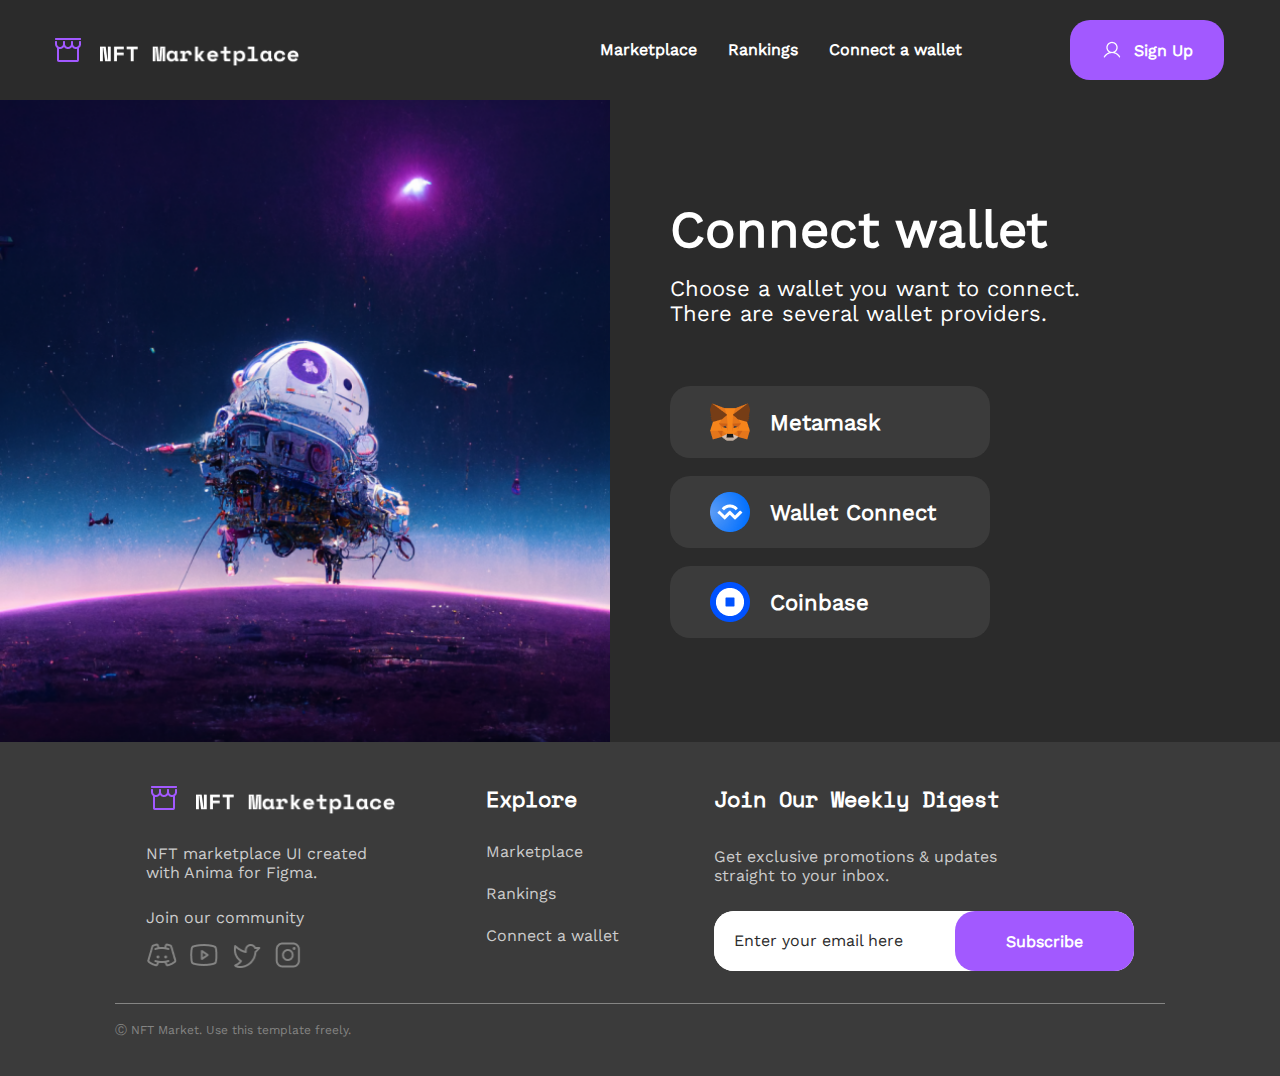
<file: nft2.html>
<!DOCTYPE html>
<html lang="en">
<head>
    <meta charset="UTF-8">
    <meta name="viewport" content="width=device-width, initial-scale=1.0">
    <link rel="stylesheet" href="style.css">
    <title>nft page Connect wallet</title>
</head>
<body>
    <!--პირველი ბლოკი-->
    <div class="blok_1">
        <!--მენიუს ზოლი-->
        <a class="gverdis_linki_nft2" href="index.html">
            <div class="nav_logo">
                <img class="image_logo_1" src="image/Storefront.png" alt="Storefront">
                <img class="image_logo_2" src="image/NFT Marketplace.png" alt="NFT">
            </div>
        </a>
        <nav class="navbar_menu">
            <a href="#">Marketplace</a>
            <a href="#">Rankings</a>
            <a href="#">Connect a wallet</a>
            <div class="burger_menu"><img class="burger_image" src="image/Burger Menu.png" alt="burger_image"></div>
        </nav>
        <button class="sing_up" type="button"><img class="image_user" src="image/User.png" alt="User">Sign Up</button>
        <!--მენიუს ზოლის დასასრილი-->
    </div>
    <div class="nft2_blok_2">
        <div class="nft2_box_1">
            <img class="nft_image1" src="image/nft_image1.png" alt="nft_image1">
        </div>
        <div id="nft2_box_2" class="nft2_box_1">
            <div class="nft2_h1">
                <h1 class="nft2_h1_style">Connect wallet</h1>
            </div>
            <div class="nft2_paragraf">
                <p class="nft2_paragraf_style">Choose a wallet you want to connect. There are several wallet providers.</p>
            </div>
            <div class="nft2_button_box">
                <button class="nft2_button_1" type="button"><img class="image_nft" src="image/Metamask.png" alt=""> Metamask</button><br>
                <button class="nft2_button_1" type="button"><img class="image_nft" src="image/WalletConnect.png" alt=""> Wallet Connect</button><br>
                <button class="nft2_button_1" type="button"><img class="image_nft" src="image/Coinbase.png" alt=""> Coinbase</button>
            </div>
        </div>
    </div>
    <div class="blok_11_charcho">
        <div class="blok_11">
            <div class="section_17">
                <div class="box_12">
                    <a class="gverdis_linki_nft2" href="index.html">
                        <div id="nav_logo_2" class="nav_logo">
                        <img id="image_logo_3" class="image_logo_1" src="image/Storefront.png" alt="Storefront">
                        <img id="image_logo_4" class="image_logo_2" src="image/NFT Marketplace.png" alt="NFT">
                        </div>
                    </a>
                    <div class="line_8">
                        <p class="line_8_style">NFT marketplace UI created with Anima for Figma.</p>
                    </div>
                    <div id="line_9" class="line_8">
                        <p class="line_8_style">Join our community</p>
                    </div>
                    <div class="line_10">
                        <img class="logo_soc" src="image/DiscordLogo.png" alt="DiscordLogo">
                        <img class="logo_soc" src="image/YoutubeLogo.png" alt="YoutubeLogo">
                        <img class="logo_soc" src="image/TwitterLogo.png" alt="TwitterLogo">
                        <img class="logo_soc" src="image/InstagramLogo.png" alt="InstagramLogo">
                    </div>
                </div>
                <div class="box_13">
                    <div class="explore_box">
                        <p class="explore_style">Explore</p>
                    </div>
                    <div class="marketplace">
                        <p class="line_8_style">Marketplace</p>
                    </div>
                    <div class="rankings">
                        <p class="line_8_style">Rankings</p>
                    </div>
                    <div class="rankings">
                        <p class="line_8_style">Connect a wallet</p>
                    </div>
                </div>
                <div class="box_14">
                    <div id="join_our" class="explore_box">
                        <p class="explore_style">Join our weekly digest</p>
                    </div>
                    <div id="text_box_14" class="line_8">
                        <p class="line_8_style">Get exclusive promotions & updates straight to your inbox.</p>
                    </div>
                    <div id="line_11" class="line_7">
                        <input id="input_2" class="input_1" type="email" placeholder="Enter your email here">
                        <button id="subscrible_2" class="sing_up" type="button">Subscribe</button>
                        <button id="subscrible_mobile" class="sing_up" type="button"><img class="image_user" src="image/EnvelopeSimple.png" alt="User">Subscribe</button>
                    </div>
                </div>
            </div>
            <div class="section_18">
                <div class="section_18_text">
                    <p class="section_18_text_style">Ⓒ NFT Market. Use this template freely.</p>
                </div>
            </div>
        </div>
    </div>
</body>
</html>
</file>
<file: style.css>
@font-face {
    font-family: "Work Sans";
    src: url("WorkSans-Regular.ttf");
}
@font-face {
    font-family: "Space Mono";
    src: url("SpaceMono-Regular.ttf");
}
*{
    box-sizing: border-box;
}
body{
    margin: 0;
    background-color: #2B2B2B;
}
/*პირველი ბლოკი*/
.blok_1{
    margin: auto;
    width: 1280px;
    height: 100px;
    display: flex;
    align-items: center;
    padding: 20px 50px;
}
/*მენიუს ზოლი*/
.nav_logo{
    width: 250.413px;
    height: 32px;
    text-align: center;
}
.image_logo_1{
    width: 32px;
    height: 32px;
}
.image_logo_2{
    margin-top: 7.6px;
    margin-left: 12px;
    width: 199.414px;
    height: 19.8px;
}
.navbar_menu{
    width: 490px;
    height: 60px;
    padding: 20px;
    margin-left: 280px;
}
.navbar_menu > a{
    margin-right: 27px;
    color: #FFF;
    font-family: "Work Sans";
    font-size: 16px;
    font-style: normal;
    font-weight: 600;
    text-decoration: none;
}
.gverdis_linki_nft2{
    text-decoration: none;
}
.sing_up{
    width: 154px;
    height: 60px;
    padding: 0 20px;
    display: flex;
    justify-content: center;
    align-items: center;
    gap: 12px;
    border-radius: 20px;
    background-color: #A259FF;
    color: #FFF;
    text-align: center;
    font-family: "Work Sans";
    font-size: 16px;
    font-style: normal;
    font-weight: 600;
    border: none;
    cursor: pointer;
}
#sign_up1{
    width: 150px;
}
.image_user{
    width: 20px;
    height: 20px;
}
.burger_menu{
    display: none;
}
.burger_image{
    width: 24px;
    height: 24px;
}
/*მეორე ბლოკი*/
.blok_2{
    margin: auto;
    width: 1280px;
    height: 720px;
    padding: 80px 115px;
}
/*სათაურები*/
.section_1{
    width: 1050px;
    height: 544px;
    display: flex;
    justify-content: space-between;
}
.box_1{
    width: 510px;
    height: 100%;
}
.text_h1{
    width: 100%;
    height: 222px;
    display: flex;
    justify-content: center;
    flex-direction: column;
}
.text_h1_style{
    color: var(--White, #FFF);
    font-family: "Work Sans";
    font-size: 67px;
    font-style: normal;
    font-weight: 600;
    text-transform: capitalize;
}
/*class="text_h1"*/
#text_p{
    margin-top: 20px;
    height: 105px;
}
.text_p_style{
    color: var(--White, #FFF);
    font-family: "Work Sans";
    font-size: 22px;
    font-style: normal;
    font-weight: 400;
    text-transform: capitalize;
}
/*class="sing_up"*/
#get_started{
    margin-top: 30px;
    margin-bottom: 30px;
    width: 224px;
    height: 60px;
    padding: 0 40px;
}
.section_2{
    width: 510px;
    height: 76px;
    display: grid;
    grid-template-columns: auto auto auto;
    column-gap: 30px;
}
.mini_box{
    width: 150px;
    height: 38px;
}
.mini_box_text{
    margin: 0;
    color: var(--White, #FFF);
    font-family: "Space Mono";
    font-size: 28px;
    font-style: normal;
    font-weight: 700;
    text-transform: capitalize;
}
.mini_box_text2{
    margin: 0;
    color: var(--White, #FFF);
    font-family: "Space Mono";
    font-size: 24px;
    font-style: normal;
    font-weight: 400;
    text-transform: capitalize;
}
.box_1_copy{
    width: 510px;
    height: 100%;
}
.image_charcho{
    width: 510px;
    height: 401px;
}
.image_blok_2{
    width: 100%;
    height: 100%;
}
.section_3{
    width: 100%;
    height: 109px;
    padding: 20px;
    background-color: #3B3B3B;
    border-radius: 0 0 20px 20px;
}
.text_space_walking{
    width: 100%;
    height: 31px;
}
.text_space_walking_style{
    margin: 0;
    color: #FFF;
    font-family: "Work Sans";
    font-size: 22px;
    font-style: normal;
    font-weight: 600;
    text-transform: capitalize;
}
.space_walking_link{
    text-decoration: none;
    margin: 0;
    color: #FFF;
    font-family: "Work Sans";
    font-size: 22px;
    font-style: normal;
    font-weight: 600;
    text-transform: capitalize;
}
.animekid_box{
    margin-top: 10px;
    width: 100%;
    height: 24px;
    display: flex;
    align-items: center;
    gap: 10px;
}
.text_animakid{
    margin: 0;
    color: #FFF;
    font-family: "Work Sans";
    font-size: 16px;
    font-style: normal;
    font-weight: 400;
}
.image_avatar{
    width: 24px;
    height: 24px;
}
#get_started_mobile{
    width: 315px;
    height: 60px;
    padding: 0 20px;
    display: flex;
    gap: 12px;
    border-radius: 20px;
    background-color: #A259FF;
    color: #FFF;
    font-family: "Work Sans";
    font-size: 16px;
    font-style: normal;
    font-weight: 600;
    border: none;
    cursor: pointer;
    display: none;
}
.section_2_mobile{
    width: 510px;
    height: 76px;
    display: grid;
    grid-template-columns: auto auto auto;
    column-gap: 30px;
    display: none;
}
.mini_box_mobile{
    width: 85px;
    height: 35px;
    display: none;
}
.mini_box_mobile2{
    width: 85px;
    height: 22px;
    display: none;
}
/*მესამე ბლოკი*/
.blok_3{
    margin: auto;
    width: 1280px;
    height: 836px;
    padding: 80px 0;
}
.section_4{
    width: 1046px;
    height: 46px;
    margin-left: 117px;
}
.trending_collection{
    margin: 0;
    color: var(--White, #FFF);
    font-family: "Work Sans";
    font-size: 38px;
    font-style: normal;
    font-weight: 600;
    text-transform: capitalize;
}
/*class="section_4"*/
#section_5{
    margin-top: 10px;
    height: 35px;
}
.text_section5{
    margin: 0;
    color: var(--White, #FFF);
    font-family: "Work Sans";
    font-size: 22px;
    font-style: normal;
    font-weight: 400;
    text-transform: capitalize;
}
.section_6{
    margin: auto;
    margin-top: 60px;
    width: 1050px;
    height: 525px;
    display: grid;
    grid-template-columns: auto auto auto;
    column-gap: 30px;
    row-gap: 15px;
}
.charcho{
    width: 330px;
    height: 330px;
    border-radius: 20px;
}
.charcho_2{
    width: 330px;
    height: 100px;
}
.charcho_3{
    width: 330px;
    height: 65px;
}
.big_image{
    width: 330px;
    height: 330px;
}
.charcho_2{
    width: 100%;
    height: 100px;
    display: flex;
    gap: 15px;
}
.mini_image{
    width: 100px;
    height: 100px;
}
.mini_image_box{
    width: 100px;
    height: 100px;
    padding: 32px 15px ;
    display: flex;
    align-items: center;
    justify-content: center;
    border-radius: 20px;
    background: var(--Call-to-Action, #A259FF);
}
.mini_image_number{
    color: #FFF;
    text-align: center;
    font-family: "Space Mono";
    font-size: 22px;
    font-style: normal;
    font-weight: 700;
    text-transform: capitalize;
}
/*class="blok_2"*/
#blok_4{
    height: 1085px;
}
.section_8{
    width: 100%;
    height: 91px;
    display: flex;
    justify-content: space-between;
}
.box_2{
    width: 706px;
    height: 100%;
}
.line_h1{
    width: 100%;
    height: 46px;
}
.line_paragraf{
    width: 100%;
    height: 34px;
    margin-top: 10px;
}
.view_rankings{
    margin-top: 31px;
    width: 247px;
    height: 60px;
    border-radius: 20px;
    border: 2px solid var(--Call-to-Action, #A259FF);
    display: flex;
    padding: 0px 40px;
    justify-content: center;
    align-items: center;
    gap: 12px;
    background: none;
    color: #FFF;
    font-family: "Work Sans";
    font-size: 16px;
    font-style: normal;
    font-weight: 600;
    cursor: pointer;
}
.section_9{
    margin: auto;
    margin-top: 60px;
    width: 1050;
    height: 774px;
    display: grid;
    grid-template-columns: auto auto auto auto;
    gap: 30px;
}
.charcho_5{
    width: 240px;
    height: 238px;
    padding: 20px;
    border-radius: 20px;
    background: #3B3B3B;
}
.box_3{
    width: 100%;
    height: 120px;
    display: flex;
    gap: 10px;
}
.number_box{
    width: 30px;
    height: 30px;
    border-radius: 20px;
    background: var(--Background, #2B2B2B);
    display: flex;
    justify-content: center;
    align-items: center;
}
.number{
    color: var(--caption-label-text, #858584);
    text-align: center;
    font-family: "Space Mono";
    font-size: 16px;
    font-style: normal;
    font-weight: 400;
}
.person_1{
    width: 120px;
    height: 120px;
}
.box_3_2{
    width: 100%;
    height: 58px;
    margin-top: 20px;
}
.name_box{
    width: 100%;
    height: 31px;  
    text-align: center;
}
.box_4{
    width: 100%;
    height: 22px;
    display: flex;
    gap: 10px;
    margin-top: 5px;
}
.total_sales{
    width: 95px;
    height: 100%;
}
.total_sales_style{
    margin: 0;
    color: var(--caption-label-text, #858584);
    text-align: right;
    font-family: "Work Sans";
    font-size: 16px;
    font-style: normal;
    font-weight: 400;
}
.mobile{
    margin-top: 30px;
    width: 315px;
    height: 60px;
    border-radius: 20px;
    border: 2px solid var(--Call-to-Action, #A259FF);
    display: flex;
    padding: 0px 40px;
    gap: 12px;
    background: none;
    color: #FFF;
    font-family: "Work Sans";
    font-size: 16px;
    font-style: normal;
    font-weight: 600;
    cursor: pointer;
    display: none;
}
/*class="blok_2"*/
#blok_5{
    height: 883px;
}
/*class="section_4"*/
#browse_categories{
    margin-left: 0;
}
/*class="section_9"*/
#section_10{
    margin-top: 14px;
    height: 662px;
}
.charcho_6{
    width: 240px;
    height: 316px;
    padding: 20px;
    border-radius: 20px;
    background: #3B3B3B;
    padding: 0;
}
.box_5{
    width: 240px;
    height: 240px;
    border-radius: 20px 20px 0px 0px;
    position: relative;
}
.image_foni{
    width: 240px;
    height: 240px;
    filter: blur(7.5px);
    border-radius: 20px 20px 0px 0px;
}
.image_box_5{
    width: 100px;
    height: 100px;
    position: absolute;
    top: 70px;
    left: 70px;
}
.line_text{
    border-radius: 0 0 20px 20px;
    width: 100%;
    height: 76px;
    padding: 20px 30px 25px 30px ;
    display: flex;
    justify-content: start;
    align-items: center;
}
/*class="blok_2"*/
#blok_6{
    height: 780px;
}
/*class="box_2"*/
#box_6{
    width: 763px;
}
/*class="view_rankings"*/
#see_all{
    width: 187px;
}
.section_11{
    margin-top: 60px;
    width: 100%;
    height: 469px;
    display: flex;
    justify-content: space-between;
}
.box_7{
    width: 330px;
    height: 100%;
    border-radius: 20px;
    background-color: #3B3B3B;
}
.line_1{
    width: 330px;
    height: 296px;
}
.image_section_11{
    width: 100%;
    height: 100%;
}
.line_2{
    margin-top: 0;
    width: 100%;
    height: 173px;
    border-radius: 0 0 20px 20px;
    padding: 20px 30px 25px 30px;
}
/*class="animekid_box"*/
#animekid_box2{
    margin-top: 5px;
}
.line_3{
    margin-top: 25px;
    width: 100%;
    height: 43px;
    display: flex;
    justify-content: space-between;
}
.information_line_box7{
    width: 114px;
    height: 100%;
}
.price{
    width: 100%;
    height: 13px;
    display: flex;
    justify-content: start;
    align-items: center;
}
.price_style{
    margin: 0;
    color: #858584;
    font-family: "Space Mono";
    font-size: 12px;
    font-style: normal;
    font-weight: 400;
}
.price_2{
    width: 100%;
    height: 22px;
    display: flex;
    justify-content: start;
    align-items: center;
    margin-top: 8px;
}
.information_line_box7_2{
    width: 135px;
    height: 100%;
}
.price_3{
    width: 100%;
    height: 13px;
    display: flex;
    align-items: center;
    justify-content: end;
}
.price_4{
    width: 100%;
    height: 22px;
    display: flex;
    justify-content: end;
    align-items: center;
    margin-top: 8px;
}
.see_all_mobile{
    
    margin-top: 30px;
    width: 315px;
    height: 60px;
    border-radius: 20px;
    border: 2px solid var(--Call-to-Action, #A259FF);
    display: flex;
    align-items: center;
    justify-content: center;
    gap: 12px;
    background: none;
    color: #FFF;
    font-family: "Work Sans";
    font-size: 16px;
    font-style: normal;
    font-weight: 600;
    cursor: pointer;
    display: none;
}
/*მერვე ბლოკი*/
.blok_8_charcho{
    width: 100%;
    height: 640px;
    background-image: url("bacgraund\ 6.png");
    background-size: cover;
}
.blok_8{
    margin: auto;
    width: 1280px;
    height: 640px;
    padding-top: 360px; 
}
.section_12{
    margin: auto;
    width: 1050px;
    height: 221px;
    display: flex;
}
.box_8{
    width: 755px;
    height: 100%;
}
.Shroomie{
    width: 151px;
    height: 44px;
    border-radius: 20px;
    background: #3B3B3B;
    border: none;
    color: #FFF;
    font-family: "Work Sans";
    font-size: 16px;
    font-style: normal;
    font-weight: 400;
    display: flex;
    justify-content: center;
    align-items: center;
    gap: 12px;
    cursor: pointer;
}
.line_4{
    margin-top: 30px;
    width: 100%;
    height: 56px;
}
.magic_text{
    margin: 0;
    color: #FFF;
    font-family: "Work Sans";
    font-size: 51px;
    font-style: normal;
    font-weight: 600;
    text-transform: capitalize;
}
/*class="view_rankings"*/
#see_nft{
    margin-top: 30px;
    width: 198px;
    background-color: #fff;
    color: var(--Background, #2B2B2B);
    text-align: center;
    font-family: "Work Sans";
    font-size: 16px;
    font-style: normal;
    font-weight: 600;
}
.box_9{
    margin-top: 73px;
    width: 295px;
    height: 147px;
    border-radius: 20px;
    background: rgba(59, 59, 59, 0.50);
    backdrop-filter: blur(5px);
    padding: 30px;
}
/*class="price"*/
#auction_time{
    width: 235px;
}
.time_box{
    margin-top: 10px;
    width: 100%;
    height: 64px;
    display: flex;
    gap: 10px;
}
.time_number{
    width: 53px;
    height: 100%;
}
.number_59{
    width: 100%;
    height: 46px;
    display: flex;
    align-items: center;
}
.number_59_style{
    color: var(--Text, #FFF);
    font-family: "Space Mono";
    font-size: 38px;
    font-style: normal;
    font-weight: 700;
    text-transform: capitalize;
}
.hours{
    margin-top: 5px;
    width: 100%;
    height: 13px;
    display: flex;
    justify-content: start;
    align-items: center;
}
.hours_style{
    margin-top: 0;
    color: var(--Text, #FFF);
    font-family: "Space Mono";
    font-size: 12px;
    font-style: normal;
    font-weight: 400;
}
.orwertili{
    width: 18px;
    height: 39px;
}
.orwertili_style{
    margin: 0;
    color: var(--Text, #FFF);
    font-family: "Space Mono";
    font-size: 28px;
    font-style: normal;
    font-weight: 700;
    text-transform: capitalize;
}
#see_nft_mobile{
    margin-top: 30px;
    width: 315px;
    background-color: #fff;
    color: var(--Background, #2B2B2B);
    text-align: center;
    font-family: "Work Sans";
    font-size: 16px;
    font-style: normal;
    font-weight: 600;
    display: none;
}
/*მეცხრე ბლოკი*/
/*class="blok_2"*/
#blol_9{
    height: 738px;
}
/*class="section_4"*/
#section_13{
    margin-left: 0;
}
/*class="section_4"*/
#section_14{
    margin-left: 0;
    margin-top: 10px;
}
/*class="section_11"*/
#section_15{
    margin-top: 48px;
    height: 439px;
}
.box_10{
    width: 330px;
    height: 100%;
    padding: 10px 30px 30px 30px;
    border-radius: 20px;
    background: var(--Background---Secondary, #3B3B3B);
}
.image_icon{
    margin-left: 10px;
    width: 250px;
    height: 250px;
}
.text_charcho{
    margin-top: 17px;
    width: 270px;
    height: 129px;
}
.text_box{
    width: 100%;
    height: 31px;
    text-align: center;
}
.text_box_2{
    margin-top: 10px;
    width: 100%;
    height: 88px;
    text-align: center;
}
/*class="text_box_2"*/
#text_box_3{
    height: 66px;
}
.blok_10{
    margin: auto;
    width: 1280px;
    height: 550px;
    padding: 40px 115px 80px 115px;
}
.section_16_charcho{
    width: 1050px;
    height: 430px;
    padding-top: 60px;
    border-radius: 20px;
    background-color: #3B3B3B;
} 
.section_16{
    margin: auto;
    width: 930px;
    height: 310px;
    display: flex;
    justify-content: space-between;
}
.image_cosmo{
    width: 425px;
    height: 310px;
}
.box_11{
    width: 425px;
    height: 100%;
}
.line_5{
    margin-top: 19px;
    width: 100%;
    height: 92px;
}
.line_6{
    margin-top: 10px;
    width: 100%;
    height: 70px;
}
.line_7{
    margin-top: 40px;
    width: 100%;
    height: 60px;
    border-radius: 20px;
    background-color: #FFF;
    display: flex;
}
.input_1{
    width: 214px;
    height: 100%;
    border-radius: 20px;
    padding: 16px 20px 16px 20px;
    outline: none;
    border: none;
    background: var(--Text, #FFF);
}
::placeholder{
    color: var(--Background, #2B2B2B);
    font-family: "Work Sans";
    font-size: 16px;
    font-style: normal;
    font-weight: 400;
}
/*class="sing_up"*/
#subscrible{
    width: 211px;
}
.blok_11_charcho{
    width: 100%;
    height: 334px;
    background-color: #3B3B3B;
}
.blok_11{
    margin: auto;
    width: 1280px;
    height: 334px;
    background-color: #3B3B3B;
    padding: 40px 115px;
}
.section_17{
    width: 987.413px;
    height: 191px;
    margin: auto;
    display: flex;
}
/*class="nav_logo"*/
#nav_logo_2{
    height: 32px;
}
/*class="image_logo_1"*/
#image_logo_3{
    margin-top: 0;
}
/*class="image_logo_2"*/
#image_logo_4{
    margin-top: 0;
}
.box_12{
    width: 250.413px;
    height: 100%;
}
.line_8{
    margin-top: 30px;
    width: 238px;
    height: 44px;
}
.line_8_style{
    margin: 0;
    color: #CCC;
    font-family: "Work Sans";
    font-size: 16px;
    font-style: normal;
    font-weight: 400;
}
/*class="line_8"*/
#line_9{
    margin-top: 20px;
    height: 18px;
}
.line_10{
    margin-top: 13px;
    width: 158px;
    height: 32px;
    display: flex;
    gap: 10px;
}
.logo_soc{
    width: 32px;
    height: 32px;
}
.box_13{
    width: 240px;
    height: 100%;
    margin-left: 89.41px;
}
.explore_box{
    width: 95px;
    height: 35px;
}
.explore_style{
    margin: 0;
    color: var(--Text, #FFF);
    font-family: "Space Mono";
    font-size: 22px;
    font-style: normal;
    font-weight: 700;
    text-transform: capitalize;
}
.marketplace{
    width: 96px;
    height: 22px;
    margin-top: 25px;
}
.rankings{
    width: 140px;
    height: 22px;
    margin-top: 20px;
}
.box_14{
    width: 420px;
    height: 100%;
}
/*class="explore_box"*/
#join_our{
    width: 300px;
}
/*class="line_8"*/
#text_box_14{
    width: 330px;
}
/*class="line_7"*/
#line_11{
    margin-top: 20px;
    width: 420px;
}
/*class="input_1"*/
#input_2{
    width: 241px;
}
/*class="sing_up"*/
#subscrible_2{
    width: 179px;
    margin-right: 0;
}
#subscrible_mobile{
    display: none;
}
.section_18{
    margin: auto;
    margin-top: 30px;
    width: 1050px;
    height: 33px;
    border: 1px solid #858584;
    border-left: none;
    border-right: none;
    border-bottom: none;
}
.section_18_text{
    margin-top: 20px;
    width: 100%;
    height: 13px;
    display: flex;
    justify-content: start;
    align-items: center;
}
.section_18_text_style{
    color: #858584;
    font-family: "Work Sans";
    font-size: 12px;
    font-weight: 400;
    line-height: 13px;
    text-align: left;
}
/*დამატებითი გვერდი*/
.mtavari_gverdis_linki{
    text-decoration: none;
}
.nft2_blok_2{
    margin: auto;
    width: 1280px;
    height: 642px;
    display: flex;
    gap: 60px;
}
.nft2_box_1{
    width: 630px;
    height: 642px;
}
.nft_image1{
    width: 100%;
    height: 100%;
}
.nft2_h1{
    margin-top: 100px;
    width: 460px;
    height: 56px;
}
.nft2_h1_style{
    margin: 0;
    color: #ffffff;
    font-family: "Work Sans";
    font-weight: 600;
    font-size: 51px;
    font-style: normal;
}
.nft2_paragraf{
    width: 460px;
    height: 70px;
    margin-top: 20px;
    font-weight: 400;
}
.nft2_paragraf_style{
    margin: 0;
    color: #ffffff;
    font-family: "Work Sans";
    font-size: 22px;
    font-style: normal;
}
.nft2_button_box{
    width: 320px;
    height: 256px;
    margin-top: 40px;
}
.nft2_button_1{
    width: 320px;
    height: 72px;
    border-radius: 20px;
    border: none;
    background-color: #3B3B3B;
    display: flex;
    align-items: center;
    gap: 20px;
    padding: 0 20px 0 40px;
    margin-bottom: 20px;
    margin: 0;
    color: #ffffff;
    font-family: "Work Sans";
    font-size: 22px;
    font-style: normal;
    font-weight: 600;
    cursor: pointer;
}
.image_nft{
    width: 40px;
    height: 40px;
}
/* artist page მეორე გვერდი*/
#artist_mobile{
    display: none;
}
.artist_blok_1{
    margin: auto;
    width: 1280px;
    height: 370px;
    background-image: url("image/artist\ page\ bacgraund.png");
    background-repeat: no-repeat;
    background-size: 100% 320px;
}
.artist_image1{
    width: 120px;
    height: 120px;
    margin-left: 115px;
    margin-top: 250px;
}
.artist_blok_2{
    margin: auto;
    width: 1280px;
    height: 457px;
    background-color: #2B2B2B;
}
.artist_box_1{
    margin: auto;
    margin-top: 40px;
    width: 1050px;
    height: 377px;
}
.artist_section_1{
    width: 100%;
    height: 60px;
    display: flex;
    justify-content: space-between;
}
.artist_animakid{
    width: 510px;
    height: 56px;
}
.animakid_style{
    margin: 0;
    color: #ffffff;
    font-family: "Work Sans";
    font-weight: 600;
    font-size: 51px;
    font-style: normal;
}
.artist_follow_charcho{
    width: 351px;
    height: 60px;
    display: flex;
    justify-content: space-between;
}
.artist_button1{
    width: 186px;
    height: 100%;
    padding: 0 20px 0 20px;
    background-color: #A259FF;
    border-radius: 20px;
    border: none;
    display: flex;
    gap: 12px;
    align-items: center;
    margin: 0;
    color: #ffffff;
    font-family: "Work Sans";
    font-weight: 600;
    font-size: 16px;
    font-style: normal;
    cursor: pointer;
}
#artist_button2{
    width: 145px;
    background-color: #2B2B2B;
    border: 2px solid #A259FF;
}
.artist_section_2{
    margin-top: 30px;
    width: 510px;
    height: 76px;
    display: grid;
    grid-template-columns: auto auto auto;
    column-gap: 30px;
}
.artist_mini_box{
    width: 156px;
    height: 38px;
}
.artist_section_3{
    margin-top: 30px;
    width: 599px;
    height: 35px;
}
.bio_style{
    margin: 0;
    color: #858584;
    font-family: "Space Mono";
    font-weight: 700;
    font-size: 22px;
    font-style: normal;
}
#artist_section_4{
    margin-top: 7px;
}
#artist_section_5{
    width: 68px;
}
#artist_section_6{
    margin-top: 7px;
    width: 200px;
}
.artist_logo{
    width: 32px;
    height: 32px;
}
.artist_blok_3{
    margin: auto;
    width: 1280px;
    height: 70px;
    display: flex;
    justify-content: center;
    border: 2px solid #3B3B3B;
    border-left: none;
    border-right: none;
    border-bottom: none;
}
.artist_section_7{
    margin-top: 10px;
    width: 350px;
    height: 60px;
    display: flex;
    justify-content: center;
    align-items: center;
    gap: 16px;
}
.artist_created{
    width: 86px;
    height: 31px;
}
.artist_created_plus{
    width: 50px;
    height: 32px;
    border-radius: 20px;
    display: flex;
    justify-content: center;
    align-items: center;
    background-color: #858584;
}
.style_created_plus{
    color:  #FFFfff;
    font-family: "Space Mono";
    font-size: 16px;
    font-style: normal;
    font-weight: 400;
}
#artist_owned{
    width: 76px;
}
#artist_owned_style{
    color: #858584;
}
#artist_created_plus2{
    width: 40px;
    background-color: #3B3B3B;
}
#artist_collection{
    width: 110px;
}
#artist_collection_style{
    color: #858584;
}
#artist_created_plus3{
    width: 30px;
    background-color: #3B3B3B;
}
.artist_blok_4_charcho{
    width: 100%;
    height: 1627px;
     background-color: #3B3B3B;
}
.artist_blok_4{
    margin: auto;
    width: 1280px;
    height: 1627px;
    padding: 80px 115px 80px 115px;
    display: grid;
    grid-template-columns: auto auto auto;
    gap: 30px;
}
.artist_charcho{
    width: 330px;
    height: 469px;
    border-radius: 20px;
    background-color:#2B2B2B;
}
.artist_charcho_none{
    width: 330px;
    height: 469px;
    border-radius: 20px;
    background-color:#2B2B2B;
}
#artist_blok_5{
    border: 2px solid #1e1e1e;
    border-right: none;
    border-bottom: none;
    border-left: none;
}
@media screen and (max-width: 768px){
    .blok_1{
        margin: auto !important;
        width: 375px !important;
        height: 54px !important;
        padding: 15px 30px 15px 30px !important;
    }
    /*მენიუს ზოლი*/
    .nav_logo{
        width: 182.56px !important;
        height: 24px !important;
        display: flex;
    }
    .image_logo_1{
        margin-top: 0 !important;
        width: 24px !important;
        height: 24px !important;
    }
    .image_logo_2{
        margin-top: 6.45px !important;
        margin-left: 10px !important;
        width: 149.56px !important;
        height: 14.85px !important;
    }
    .navbar_menu{
        margin-left: 0 !important;
        width: 100% !important;
        height: 24px !important;
        padding: 0 !important;
        padding-top: 20px !important;
        position: relative;
    }
    .navbar_menu > a{
        display: none !important;
        padding: 0 !important;
        width: 100% !important;
        height: 22px !important;
        background-color: #2B2B2B !important;
        border: 2px solid #A259FF;
        border-radius: 10px;
        font-size: 14px !important;
        margin: 2px;
    }
    .navbar_menu:hover a{
        display: block !important;
    }
    .sing_up{
      display: none;
    }
    .burger_menu{
        overflow: hidden;
        display:block !important;
        cursor: pointer;
        position: absolute;
        top: 0;
        right: 0;
    }
    .burger_image{
        width: 24px;
        height: 24px;
    }
    .blok_2{
        width: 375px !important;
        height: 786px !important;
        padding: 40px 30px !important;

    }
    .section_1{
        width: 315px !important;
        height: 706px !important;
        display: block !important;
    }
    .box_1{
        width: 100% !important;
        height: 154px !important;
    }
    .text_h1{
        height: 78px !important;
    }
    .text_h1_style{
        font-size: 28px !important;
    }
    #text_p{
        margin-top: 10px !important;
        height: 66px !important;
    }
    .text_p_style{
        font-size: 16px !important;
    }
    #get_started{
        display: none !important;
      }
    .section_2{
        display: none;
     }
    .mini_box{
        display: none !important;
    }
    .box_1_copy{
        margin-top: 40px;
        width: 100% !important;
        height: 315px !important;
    }
    .image_charcho{
        width: 100% !important;
        height: 206px !important;
    }
    #get_started_mobile{
        display: flex !important;
        margin-top: 40px;
    }
    .section_2_mobile{
        display: block !important;
        margin-top: 40px;
        width: 100% !important;
        height: 57px !important;
        display: grid !important;
        grid-template-columns: auto auto auto;
        column-gap: 30px !important;
        row-gap: 0 !important;
    }
    .mini_box_mobile{
        display: block !important;
    }
    .mini_box_mobile2{
        display: block !important;
    }
    .mini_box_text{
        font-size: 22px !important;
    }
    .mini_box_text2{
        font-size: 12px !important;
    }
    .blok_3{
        margin: auto;
        width: 375px !important;
        height: 718px !important;
        padding: 40px 30px !important;
    }
    .section_4{
        width: 100%;
        height: 39px !important;
        margin-left: 0 !important;
    }
    .trending_collection{
        font-size: 28px !important;
    }
    #section_5{
        height: 44px !important;
    }
    .text_section5{
        font-size: 16px !important;
    }
    .section_6{
        margin-top: 30px !important;
        width: 315px !important;
        height: 505px !important;
        display: block !important;
        gap: 0 !important;
    }
    .charcho{
        width: 315px !important;
        height: 315px !important;
    }
    #charcho_del{
        display: none;
    }
    #charcho_del2{
        display: none;
    }
    #charcho_2_del{
        display: none;
    }
    #charcho_2_del2{
        display: none;
    }
    #charcho_3_del{
        display: none;
    }
    #charcho_3_del2{
        display: none;
    }
    .charcho_2{
        margin-top: 15px;
        width: 315px !important;
        height: 95px !important;
    }
    .charcho_3{
        margin-top: 15px;
        width: 315px !important;
    }
    .big_image{
        width: 315px !important;
        height: 315px !important;
    }
    .mini_image{
        width: 95px !important;
        height: 95px !important;
    }
    .mini_image_box{
        width: 95px !important;
        height: 95px !important;
    }
    .mini_image_number{
        font-size: 16px !important;
    }
    #blok_4{
        height: 893px !important;
    }
    .section_8{
        width: 100%;
        height: 93px !important;
        display: block !important;
    }
    .box_2{
        width: 100% !important;
    }
    .line_h1{
        height: 39px !important;
    }
    .line_paragraf{
        height: 44px !important;
    }
    .view_rankings{
        display: none;

    }
    .section_9{
        margin-top: 40px !important;
        width: 315px !important;
        height: 580px !important;
        display: block !important;
    }
    .charcho_5{
        position: relative;
        width: 315px !important;
        height: 100px !important;
        margin-bottom: 20px;
        display: flex;
        gap: 20px;
    }
    #charcho_51 {
        display: none;
    }
    #charcho_52 {
        display: none;
    }
    #charcho_53{
        display: none;
    }
    #charcho_54{
        display: none;
    }
    #charcho_55{
        display: none;
    }
    #charcho_56{
        display: none;
    }
    #charcho_57{
        display: none;
    }
    .box_3{
        width: 60px !important;
        height: 60px !important;
        display: flex;
        gap: 0 !important;
    }
    .number_box{
        position: absolute;
        top: 15px;
        left: 15px;
    }
    .person_1{
        width: 60px !important;
        height: 60px !important;
    }
    .box_3_2{
        width: 100%;
        height: 58px;
        margin-top: 0 !important;
    }
    .name_box{
        text-align: start !important;
    }
    #box_4{
        width: 195px !important;
        justify-content: space-between;
    }
    .total_sales_style{
        text-align: left !important;
    }
    .mobile{
        display: flex !important;
        align-items: center;
        justify-content: center;
    }
    #blok_5{
        height: 1039px !important;
    }
    #browse_categories{
        margin-left: 0;
    }
    #section_10{
        margin-top: 0 !important;
        height: 918px !important;
        display: grid !important;
        grid-template-columns: auto auto !important;
        gap: 20px !important;
    }
    .charcho_6{
        width: 147.5px !important;
        height: 209px !important;
        padding: 0 !important;
    }
    .box_5{
        width: 100% !important;
        height: 142px !important;
    }
    .image_foni{
        width: 100% !important;
        height: 142px !important;
    }
    .image_box_5{
        width: 80px !important;
        height: 80px !important;
        top: 33.75px !important;
        left: 31px !important;
    }
    .line_text{
        width: 147px !important;
        height: 67px !important;
    }
    .text_animakid{
        font-size: 16px !important;
    }
    #blok_6{
        height: 1557px !important;
    }
    .section_11{
        margin-top: 40px !important;
        width: 315px !important;
        height: 1246px !important;
        display: block !important;
    }
    .box_7{
        width: 315px !important;
        height: 402px !important;
        margin-bottom: 20px;
    }
    .line_1{
        width: 315px !important;
        height: 262px !important;
    }
    .line_2{
        height: 140px !important;
        padding: 20px 20px 25px 20px;
    }
    .line_3{
        margin-top: 15px !important;
        height: 34px !important;
    }
    .see_all_mobile{
        display: flex !important;
    }
    .blok_8_charcho{
        height: 593px !important;
        width: 100% !important; 
        background-image: url("NFT\ Highlight\ 2.png") !important;
        background-size: cover !important;
    }
    .blok_8{
        width: 100% !important;
        height: 593px !important;
        padding: 120px 30px 40px 30px !important;
    }
    .section_12{
        margin: auto;
        display: block !important;
        width: 315px !important;
        height: 433px !important;
    }
    .box_8{
        width: 315px !important; 
        height: 166px !important;
    }
    .line_4{
        margin-top: 30px;
        width: 100%;
        height: 92px !important;
    }
    .magic_text{
        font-size: 38px !important;
    }
    #see_nft{
      display: none !important;
    }
    .box_9{
        margin-top: 30px !important;
        width: 315px !important;
    }
    .time_number{
        width: 59.67px !important;
    }
    #see_nft_mobile{
        display: flex !important;
    }
    #blok_9{
        height: 685px !important;
        background-color: #2B2B2B;
    }
    #section_15{
        margin-top: 20px !important;
        height: 494px !important;
        display: block !important;
    }
    .box_10{
        width: 315px !important;
        height: 157px !important;
        padding: 20px !important;
        display: flex;
        justify-content: space-between;
        margin-bottom: 20px;
    }
    .image_icon{
        margin-top: 8.5px;
        margin-left: 0 !important;
        width: 100px !important;
        height: 100px !important;
    }
    .text_charcho{
        margin-top: 0 !important;
        width: 155px !important;
    }
    .text_box{
        width: 155px !important;
        height: 22px !important;
        display: block;
    }
    .text_box_2{
        width: 155px !important;
        height: 85px !important;
        display: block;
    }
    #style_mobile{
        font-size: 16px !important;
    }
    #style_mobile2{
        font-size: 16px !important;
    }
    #style_mobile3{
        font-size: 16px !important;
    }
    #text_mobile2_1{
        font-size: 12px !important;
        text-align: start !important;
    }
    #text_mobile2_2{
        font-size: 12px !important;
        text-align: start !important;
    }
    #text_mobile2_3{
        font-size: 12px !important;
        text-align: start !important;
    }
    .blok_10{
        width: 375px !important;
        height: 645px !important;
        padding: 0 !important;
    }
    .section_16_charcho{
        width: 375px !important;
        height: 645px !important;
        background:none !important;
        padding-top: 0 !important;
        padding: 40px 0 40px 0 !important;
    } 
    .section_16{
        width: 315px !important;
        height: 565px !important;
        display: block !important;
    }
    .image_cosmo{
        width: 315px !important;
        height: 255px !important;
    }
    .box_11{
        margin-top: 30px;
        width: 100% !important;
        height: 280px !important;
    }
    .line_5{
        margin-top: 0 !important;
        height: 78px !important;
    }
    .line_6{
        height: 44px !important;
    }
    .line_7{
        width: 315px;
        margin-top: 30px;
        height: 108px !important;
        border-radius: 0 !important;
        background:none !important;
        display: block !important;
    }
    .input_1{
        width: 315px !important;
        height: 46px !important;
    }
    #subscrible{
        margin-top: 16px;
        display: flex !important;
        width: 315px !important;
        height: 46px !important;
    }
    /*დამატებითი გვერდი*/
.nft2_blok_2{
    margin: auto;
    width: 375px !important;
    height: 662px !important;
    display: block !important;
}
.nft2_box_1{
    width: 100% !important;
    height: 232px !important;
}
.nft_image1{
    width: 100%;
    height: 100%;
}
#nft2_box_2{
    margin: auto;
    width: 315px !important;
    height: 432px !important;
}
.nft2_h1{
    margin-top: 30px !important;
    width: 100% !important;
    height: 46px !important;
}
.nft2_h1_style{
    font-size: 38px !important;
}
.nft2_paragraf{
    width: 100% !important;
    height: 44px !important;
    margin-top: 10px !important;
}
.nft2_paragraf_style{
    font-size: 16px !important;
}
.nft2_button_box{
    width: 100% !important;
    height: 220px !important;
    margin-top: 30px !important;
}
.nft2_button_1{
    width: 100% !important;
    height: 60px !important;
}
.image_nft{
    width: 32px !important;
    height: 32px !important;
}
.blok_11_charcho{
    height: 776px !important;
 }
.blok_11{
    width: 375px !important;
    height: 776px !important;
    padding: 40px 30px 40px 30px !important;
}
.section_17{
    width: 315px !important;
    height: 633px !important;
    display: block !important;
    }
.box_12{
    width: 315px !important;
    height: 185px !important;
    }
.line_8{
    width: 100% !important;
    }
    .box_13{
    margin-top: 30px;
    width: 100% !important;
    height: 161px !important;
    margin-left: 0 !important;
    }
    .box_14{
    margin-top: 30px;
    width: 100% !important;
    height: 227px !important;
    }
    #line_11{
    width: 100% !important;
    }
    #text_box_14{
    margin-top: 20px !important;
    }
    #subscrible_2{
    display: none !important;
    }
    #subscrible_mobile{
    margin-top: 16px;
    display: flex !important;
    width: 315px !important;
    height: 46px !important;
    }
    .section_18{
    width: 315px !important;
    }
    /* artist page მეორე გვერდი*/
    #artist_mobile{
    display: flex !important;
    }
    .artist_blok_1{
    width: 375px !important;
    height: 300px !important;
    background-size: 100% 250px !important;
    }
    .artist_image1{
    margin-left: 127.5px !important;
    margin-top: 180px !important;
    }
    .artist_blok_2{
    width: 375px !important;
    height: 526px !important;
    }
    .artist_box_1{
    margin-top: 30px !important;
    width: 315px !important;
    height: 466px !important;
    }
    .artist_section_1{
    height: 210px !important;
    display: block !important;
    }
    .artist_animakid{
    width: 100% !important;
    height: 40px !important;
    }
    .animakid_style{
    font-size: 28px !important;
    }
    .artist_follow_charcho{
    width: 100% !important;
    height: 140px !important;
    display: block !important;
    }
    .artist_button1{
    margin-top: 30px;
    width: 100% !important;
    height: 60px !important;
    padding: 0 50px 0 50px !important;
    justify-content: center;
    }
    #artist_button2{
    margin-top: 20px;
    width: 100% !important;
    }
    .artist_section_2{
    width: 100% !important;
    height: 57px !important;
    column-gap: 20px !important;
    }
    .artist_mini_box{
    width: 91.67px !important;
    height: 35px !important;
    }
    .artist_section_3{
    width: 100% !important;
    height: 22px !important;
    }
    .bio_style{
    font-size: 16px !important;
    }
    #artist_section_5{
    width: 49px !important;
    }
    #artist_section_6{
    margin-top: 7px;
    width: 160px !important;
    height: 24px !important;
    }
    .artist_logo{
    width: 24px !important;
    height: 24px !important;
    }
    .artist_blok_3{
    width: 375px !important;
    }
    .artist_section_7{
    width: 105px !important;
    }
    .artist_created{
    width: 62px !important;
    height: 22px !important;
    }
    #artist_created_style{
    font-size: 16px !important;
    }
    .artist_created_plus{
    display: none !important;
    }
    #artist_owned{
    width: 55px !important;
    }
    #artist_owned_style{
    font-size: 16px !important;
    }
    #artist_collection{
    width: 80px !important;
    }
    #artist_collection_style{
    font-size: 16px !important;
    }
    .artist_blok_4_charcho{
    height: 1426px !important;
    }
    .artist_blok_4{
    width: 375px !important;
    height: 1426px !important;
    padding: 80px 30px 80px 30px !important;
    grid-template-columns: auto !important;
    }
    .artist_charcho{
    width: 315px !important;
    height: 412px !important;
    }
    .artist_charcho_none{
    display: none !important;
    }
}
</file>
